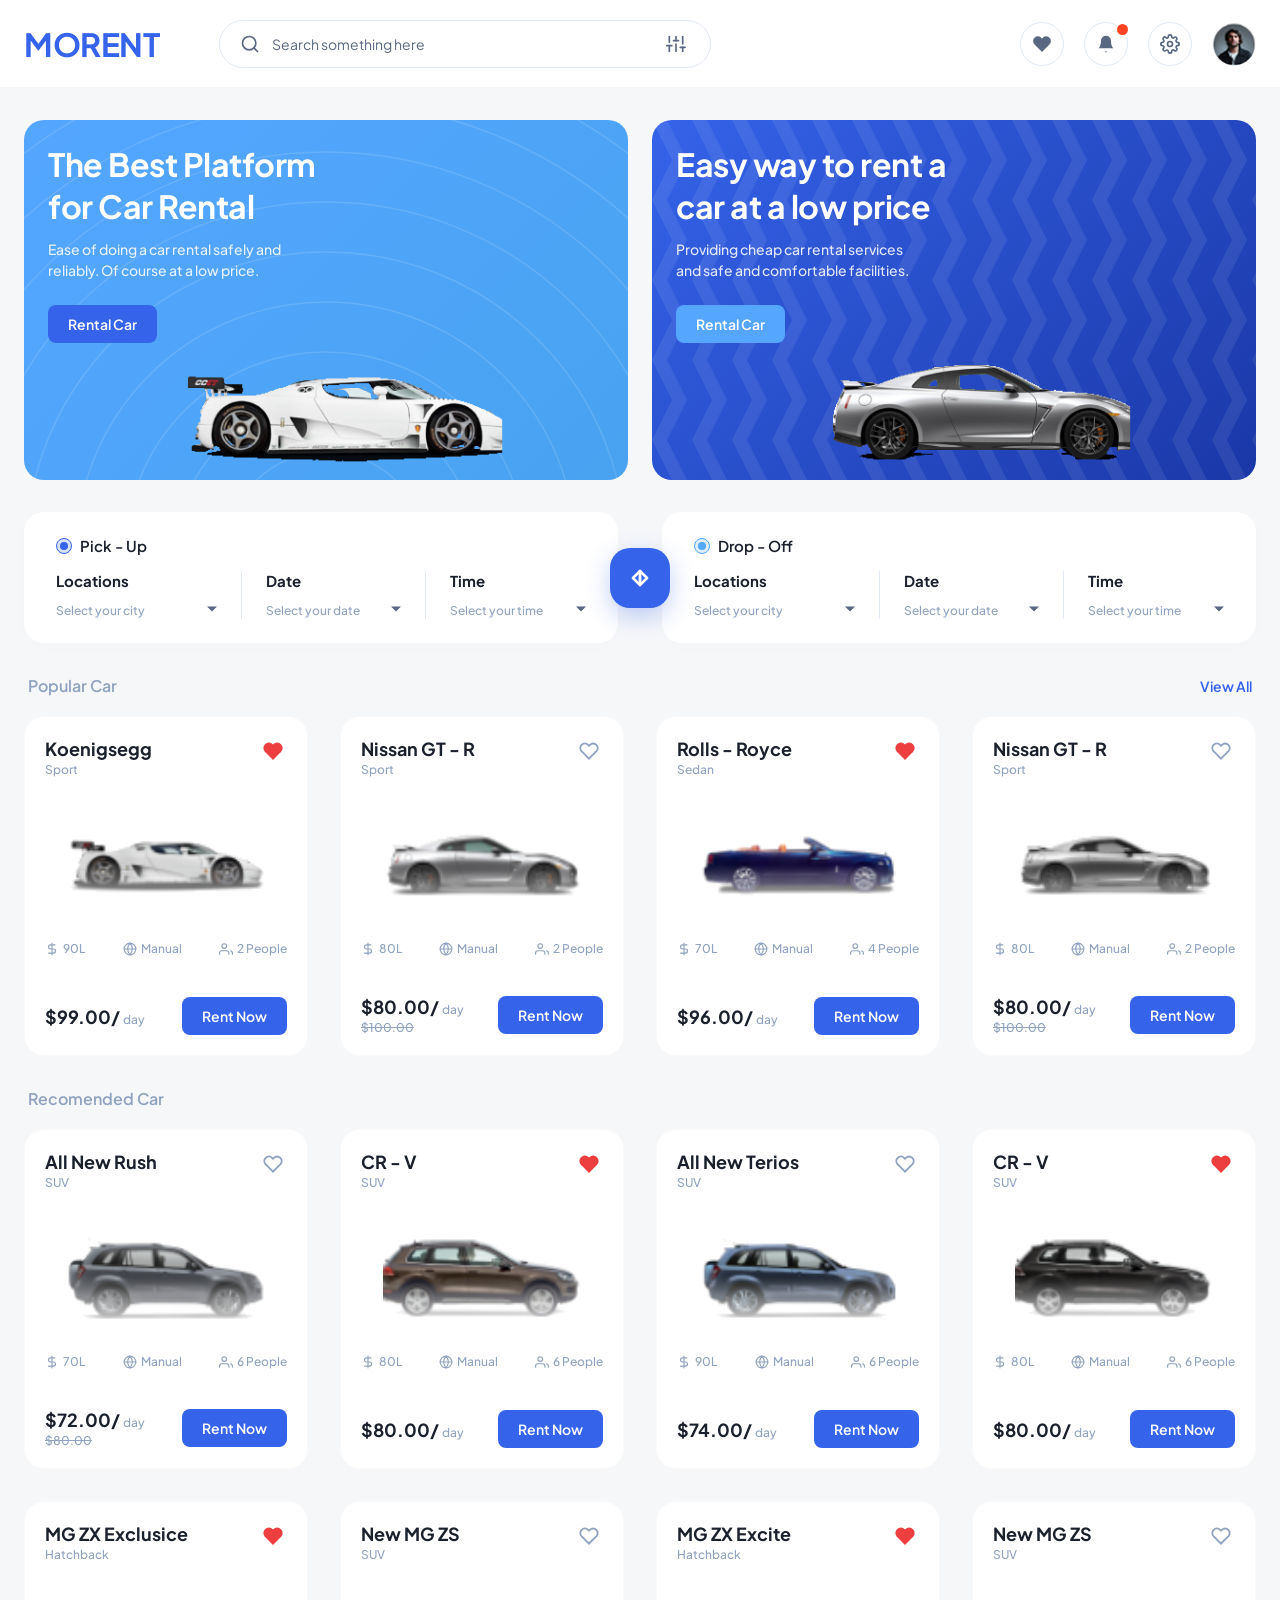
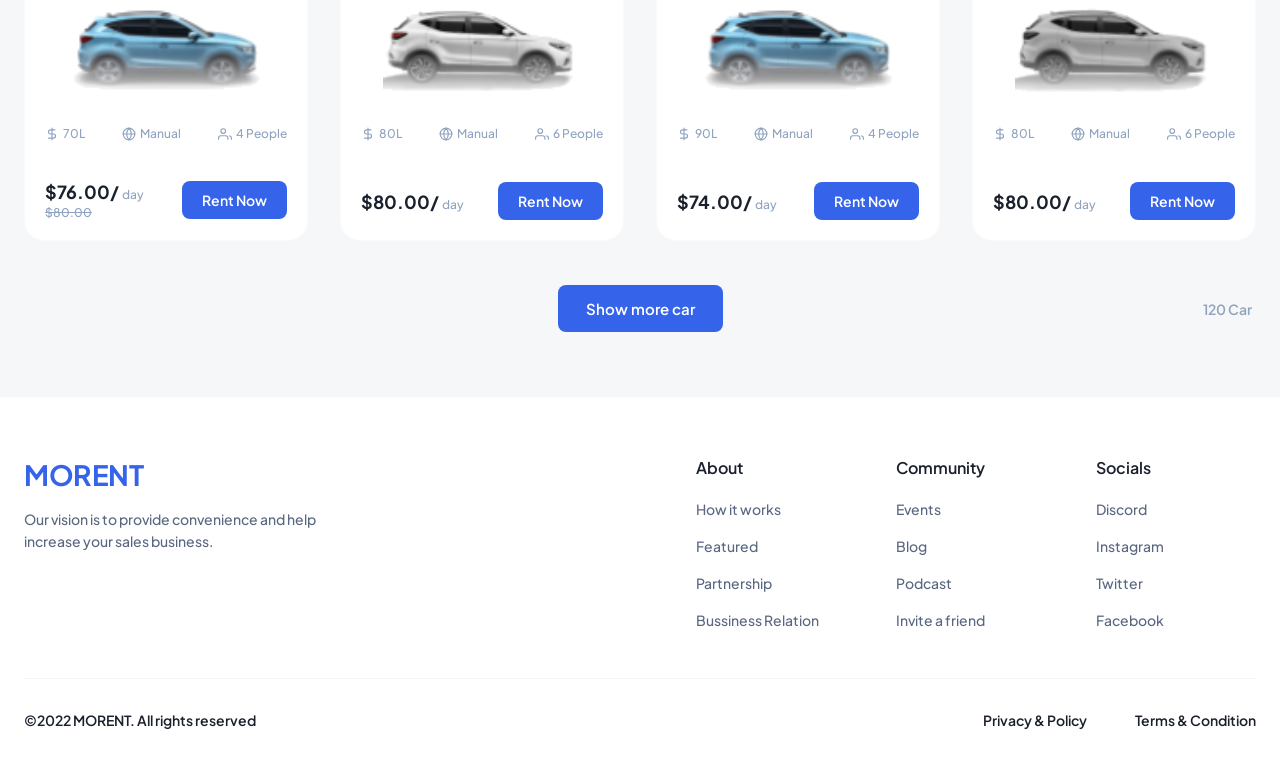
<file: Car Rent Web/index.html>
<!DOCTYPE html>
<html lang="en">
<head>
  <meta charset="UTF-8">
  <meta name="viewport" content="width=device-width, initial-scale=1.0">
  <meta name="description" content="MORENT - The Best Platform for Car Rental. Find cheap and comfortable cars for rent.">
  <title>MORENT - The Best Platform for Car Rental</title>
  
  <!-- Plus Jakarta Sans Font from Google Fonts -->
  <link rel="preconnect" href="https://fonts.googleapis.com">
  <link rel="preconnect" href="https://fonts.gstatic.com" crossorigin>
  <link href="https://fonts.googleapis.com/css2?family=Plus+Jakarta+Sans:wght@400;500;600;700&display=swap" rel="stylesheet">
  
  <!-- CSS Stylesheet -->
  <link rel="stylesheet" href="assets/css/style.css">
</head>
<body>

  <!-- NAVBAR -->
  <header class="navbar">
    <div class="nav-container">
      <div class="nav-left">
        <a href="#" class="logo" id="main-logo">MORENT</a>
        <div class="search-bar">
          <div class="search-icon-wrapper">
            <svg class="icon search-icon" width="20" height="20" viewBox="0 0 24 24" fill="none" stroke="#596780" stroke-width="2" stroke-linecap="round" stroke-linejoin="round">
              <circle cx="11" cy="11" r="8"></circle>
              <line x1="21" y1="21" x2="16.65" y2="16.65"></line>
            </svg>
          </div>
          <input type="text" placeholder="Search something here" id="search-input">
          <button class="filter-btn" aria-label="Filters" id="filter-toggle">
            <svg class="icon filter-icon" width="20" height="20" viewBox="0 0 24 24" fill="none" stroke="#596780" stroke-width="2" stroke-linecap="round" stroke-linejoin="round">
              <line x1="4" y1="21" x2="4" y2="14"></line>
              <line x1="4" y1="10" x2="4" y2="3"></line>
              <line x1="12" y1="21" x2="12" y2="12"></line>
              <line x1="12" y1="8" x2="12" y2="3"></line>
              <line x1="20" y1="21" x2="20" y2="16"></line>
              <line x1="20" y1="12" x2="20" y2="3"></line>
              <line x1="1" y1="14" x2="7" y2="14"></line>
              <line x1="9" y1="8" x2="15" y2="8"></line>
              <line x1="17" y1="16" x2="23" y2="16"></line>
            </svg>
          </button>
        </div>
      </div>
      
      <div class="nav-right">
        <button class="icon-circle" aria-label="Favorites" id="fav-btn">
          <svg class="icon" width="20" height="20" viewBox="0 0 24 24" fill="#596780" stroke="#596780" stroke-width="0.5">
            <path d="M20.84 4.61a5.5 5.5 0 0 0-7.78 0L12 5.67l-1.06-1.06a5.5 5.5 0 0 0-7.78 7.78l1.06 1.06L12 21.23l7.78-7.78 1.06-1.06a5.5 5.5 0 0 0 0-7.78z"></path>
          </svg>
        </button>
        <button class="icon-circle notification-badge" aria-label="Notifications" id="notification-btn">
          <svg class="icon" width="20" height="20" viewBox="0 0 24 24" fill="#596780" stroke="none">
            <path d="M18 8A6 6 0 0 0 6 8c0 7-3 9-3 9h18s-3-2-3-9"></path>
            <path d="M13.73 21a2 2 0 0 1-3.46 0"></path>
          </svg>
          <span class="badge-dot"></span>
        </button>
        <button class="icon-circle" aria-label="Settings" id="settings-btn">
          <svg class="icon" width="20" height="20" viewBox="0 0 24 24" fill="none" stroke="#596780" stroke-width="2" stroke-linecap="round" stroke-linejoin="round">
            <circle cx="12" cy="12" r="3"></circle>
            <path d="M19.4 15a1.65 1.65 0 0 0 .33 1.82l.06.06a2 2 0 1 1-2.83 2.83l-.06-.06a1.65 1.65 0 0 0-1.82-.33 1.65 1.65 0 0 0-1 1.51V21a2 2 0 0 1-4 0v-.09A1.65 1.65 0 0 0 9 19.4a1.65 1.65 0 0 0-1.82.33l-.06.06a2 2 0 1 1-2.83-2.83l.06-.06a1.65 1.65 0 0 0 .33-1.82 1.65 1.65 0 0 0-1.51-1H3a2 2 0 0 1 0-4h.09A1.65 1.65 0 0 0 4.6 9a1.65 1.65 0 0 0-.33-1.82l-.06-.06a2 2 0 1 1 2.83-2.83l.06.06a1.65 1.65 0 0 0 1.82.33H9a1.65 1.65 0 0 0 1-1.51V3a2 2 0 0 1 4 0v.09a1.65 1.65 0 0 0 1 1.51 1.65 1.65 0 0 0 1.82-.33l.06-.06a2 2 0 1 1 2.83 2.83l-.06.06a1.65 1.65 0 0 0-.33 1.82V9a1.65 1.65 0 0 0 1.51 1H21a2 2 0 0 1 0 4h-.09a1.65 1.65 0 0 0-1.51 1z"></path>
          </svg>
        </button>
        <div class="avatar-wrapper">
          <img src="assets/images/avatar.png" alt="User Avatar" class="user-avatar" id="user-profile">
        </div>
      </div>
    </div>
  </header>

  <main class="main-content">
    <div class="content-container">
      
      <!-- HERO BANNERS -->
      <section class="hero-section">
        <!-- Banner 1 -->
        <div class="hero-banner banner-light-blue">
          <div class="banner-text">
            <h2>The Best Platform<br>for Car Rental</h2>
            <p>Ease of doing a car rental safely and<br>reliably. Of course at a low price.</p>
            <button class="btn btn-primary">Rental Car</button>
          </div>
          <div class="banner-image">
            <img src="assets/images/banner_car_1.png" alt="White sports car">
          </div>
        </div>
        
        <!-- Banner 2 -->
        <div class="hero-banner banner-blue">
          <div class="banner-text">
            <h2>Easy way to rent a<br>car at a low price</h2>
            <p>Providing cheap car rental services<br>and safe and comfortable facilities.</p>
            <button class="btn btn-secondary-blue">Rental Car</button>
          </div>
          <div class="banner-image">
            <img src="assets/images/banner_car_2.png" alt="Silver sports car">
          </div>
        </div>
      </section>

      <!-- PICK-UP & DROP-OFF SECTION -->
      <section class="booking-section">
        <!-- Pick-Up Form -->
        <div class="booking-card" id="pickup-card">
          <div class="card-header-radio">
            <span class="radio-dot dot-pickup"></span>
            <span class="radio-label">Pick - Up</span>
          </div>
          <div class="form-grid">
            <div class="form-group">
              <label for="pickup-location">Locations</label>
              <div class="select-wrapper">
                <select id="pickup-location">
                  <option value="" disabled selected>Select your city</option>
                  <option value="New York">New York</option>
                  <option value="Los Angeles">Los Angeles</option>
                  <option value="Chicago">Chicago</option>
                  <option value="Houston">Houston</option>
                </select>
              </div>
            </div>
            
            <div class="form-group border-left">
              <label for="pickup-date">Date</label>
              <div class="select-wrapper">
                <select id="pickup-date">
                  <option value="" disabled selected>Select your date</option>
                  <option value="2026-06-10">10 June 2026</option>
                  <option value="2026-06-11">11 June 2026</option>
                  <option value="2026-06-12">12 June 2026</option>
                </select>
              </div>
            </div>
            
            <div class="form-group border-left">
              <label for="pickup-time">Time</label>
              <div class="select-wrapper">
                <select id="pickup-time">
                  <option value="" disabled selected>Select your time</option>
                  <option value="09:00">09:00 AM</option>
                  <option value="12:00">12:00 PM</option>
                  <option value="15:00">03:00 PM</option>
                </select>
              </div>
            </div>
          </div>
        </div>

        <!-- Swap Button -->
        <div class="swap-button-wrapper">
          <button class="swap-btn" id="swap-booking" aria-label="Swap pick-up and drop-off">
            <svg width="24" height="24" viewBox="0 0 24 24" fill="none" stroke="currentColor" stroke-width="2.5" stroke-linecap="round" stroke-linejoin="round">
              <line x1="12" y1="5" x2="12" y2="19"></line>
              <polyline points="19 12 12 19 5 12"></polyline>
              <line x1="12" y1="19" x2="12" y2="5"></line>
              <polyline points="5 12 12 5 19 12"></polyline>
            </svg>
          </button>
        </div>

        <!-- Drop-Off Form -->
        <div class="booking-card" id="dropoff-card">
          <div class="card-header-radio">
            <span class="radio-dot dot-dropoff"></span>
            <span class="radio-label">Drop - Off</span>
          </div>
          <div class="form-grid">
            <div class="form-group">
              <label for="dropoff-location">Locations</label>
              <div class="select-wrapper">
                <select id="dropoff-location">
                  <option value="" disabled selected>Select your city</option>
                  <option value="New York">New York</option>
                  <option value="Los Angeles">Los Angeles</option>
                  <option value="Chicago">Chicago</option>
                  <option value="Houston">Houston</option>
                </select>
              </div>
            </div>
            
            <div class="form-group border-left">
              <label for="dropoff-date">Date</label>
              <div class="select-wrapper">
                <select id="dropoff-date">
                  <option value="" disabled selected>Select your date</option>
                  <option value="2026-06-10">10 June 2026</option>
                  <option value="2026-06-11">11 June 2026</option>
                  <option value="2026-06-12">12 June 2026</option>
                </select>
              </div>
            </div>
            
            <div class="form-group border-left">
              <label for="dropoff-time">Time</label>
              <div class="select-wrapper">
                <select id="dropoff-time">
                  <option value="" disabled selected>Select your time</option>
                  <option value="09:00">09:00 AM</option>
                  <option value="12:00">12:00 PM</option>
                  <option value="15:00">03:00 PM</option>
                </select>
              </div>
            </div>
          </div>
        </div>
      </section>

      <!-- POPULAR CARS SECTION -->
      <section class="cars-section">
        <div class="section-header">
          <h3>Popular Car</h3>
          <a href="#" class="view-all">View All</a>
        </div>
        
        <div class="cars-scroll-container">
          <!-- Card 1 -->
          <div class="car-card">
            <div class="card-top">
              <div>
                <h4 class="car-title">Koenigsegg</h4>
                <p class="car-type">Sport</p>
              </div>
              <button class="like-btn liked" aria-label="Unlike Koenigsegg">
                <svg class="heart-icon" viewBox="0 0 24 24">
                  <path d="M20.84 4.61a5.5 5.5 0 0 0-7.78 0L12 5.67l-1.06-1.06a5.5 5.5 0 0 0-7.78 7.78l1.06 1.06L12 21.23l7.78-7.78 1.06-1.06a5.5 5.5 0 0 0 0-7.78z"></path>
                </svg>
              </button>
            </div>
            <div class="card-media">
              <img src="assets/images/popular_car_1.png" alt="Koenigsegg Sport Car">
            </div>
            <div class="card-info">
              <div class="info-item">
                <svg width="14" height="14" viewBox="0 0 24 24" fill="none" stroke="currentColor" stroke-width="2" stroke-linecap="round" stroke-linejoin="round">
                  <path d="M12 2v20M17 5H9.5a3.5 3.5 0 0 0 0 7h5a3.5 3.5 0 0 1 0 7H6"></path>
                </svg>
                <span>90L</span>
              </div>
              <div class="info-item">
                <svg width="14" height="14" viewBox="0 0 24 24" fill="none" stroke="currentColor" stroke-width="2" stroke-linecap="round" stroke-linejoin="round">
                  <circle cx="12" cy="12" r="10"></circle>
                  <path d="M12 2a15.3 15.3 0 0 1 4 10 15.3 15.3 0 0 1-4 10 15.3 15.3 0 0 1-4-10 15.3 15.3 0 0 1 4-10z"></path>
                  <path d="M2 12h20"></path>
                </svg>
                <span>Manual</span>
              </div>
              <div class="info-item">
                <svg width="14" height="14" viewBox="0 0 24 24" fill="none" stroke="currentColor" stroke-width="2" stroke-linecap="round" stroke-linejoin="round">
                  <path d="M17 21v-2a4 4 0 0 0-4-4H5a4 4 0 0 0-4 4v2"></path>
                  <circle cx="9" cy="7" r="4"></circle>
                  <path d="M23 21v-2a4 4 0 0 0-3-3.87"></path>
                </svg>
                <span>2 People</span>
              </div>
            </div>
            <div class="card-bottom">
              <div class="price-container">
                <span class="price">$99.00/ <span class="price-unit">day</span></span>
              </div>
              <button class="btn btn-primary">Rent Now</button>
            </div>
          </div>
          
          <!-- Card 2 -->
          <div class="car-card">
            <div class="card-top">
              <div>
                <h4 class="car-title">Nissan GT - R</h4>
                <p class="car-type">Sport</p>
              </div>
              <button class="like-btn" aria-label="Like Nissan GT-R">
                <svg class="heart-icon" viewBox="0 0 24 24">
                  <path d="M20.84 4.61a5.5 5.5 0 0 0-7.78 0L12 5.67l-1.06-1.06a5.5 5.5 0 0 0-7.78 7.78l1.06 1.06L12 21.23l7.78-7.78 1.06-1.06a5.5 5.5 0 0 0 0-7.78z"></path>
                </svg>
              </button>
            </div>
            <div class="card-media">
              <img src="assets/images/popular_car_2.png" alt="Nissan GT-R Sport Car">
            </div>
            <div class="card-info">
              <div class="info-item">
                <svg width="14" height="14" viewBox="0 0 24 24" fill="none" stroke="currentColor" stroke-width="2" stroke-linecap="round" stroke-linejoin="round">
                  <path d="M12 2v20M17 5H9.5a3.5 3.5 0 0 0 0 7h5a3.5 3.5 0 0 1 0 7H6"></path>
                </svg>
                <span>80L</span>
              </div>
              <div class="info-item">
                <svg width="14" height="14" viewBox="0 0 24 24" fill="none" stroke="currentColor" stroke-width="2" stroke-linecap="round" stroke-linejoin="round">
                  <circle cx="12" cy="12" r="10"></circle>
                  <path d="M12 2a15.3 15.3 0 0 1 4 10 15.3 15.3 0 0 1-4 10 15.3 15.3 0 0 1-4-10 15.3 15.3 0 0 1 4-10z"></path>
                  <path d="M2 12h20"></path>
                </svg>
                <span>Manual</span>
              </div>
              <div class="info-item">
                <svg width="14" height="14" viewBox="0 0 24 24" fill="none" stroke="currentColor" stroke-width="2" stroke-linecap="round" stroke-linejoin="round">
                  <path d="M17 21v-2a4 4 0 0 0-4-4H5a4 4 0 0 0-4 4v2"></path>
                  <circle cx="9" cy="7" r="4"></circle>
                  <path d="M23 21v-2a4 4 0 0 0-3-3.87"></path>
                </svg>
                <span>2 People</span>
              </div>
            </div>
            <div class="card-bottom">
              <div class="price-container">
                <span class="price">$80.00/ <span class="price-unit">day</span></span>
                <span class="price-old">$100.00</span>
              </div>
              <button class="btn btn-primary">Rent Now</button>
            </div>
          </div>

          <!-- Card 3 -->
          <div class="car-card">
            <div class="card-top">
              <div>
                <h4 class="car-title">Rolls - Royce</h4>
                <p class="car-type">Sedan</p>
              </div>
              <button class="like-btn liked" aria-label="Unlike Rolls-Royce">
                <svg class="heart-icon" viewBox="0 0 24 24">
                  <path d="M20.84 4.61a5.5 5.5 0 0 0-7.78 0L12 5.67l-1.06-1.06a5.5 5.5 0 0 0-7.78 7.78l1.06 1.06L12 21.23l7.78-7.78 1.06-1.06a5.5 5.5 0 0 0 0-7.78z"></path>
                </svg>
              </button>
            </div>
            <div class="card-media">
              <img src="assets/images/popular_car_3.png" alt="Rolls-Royce Sedan Car">
            </div>
            <div class="card-info">
              <div class="info-item">
                <svg width="14" height="14" viewBox="0 0 24 24" fill="none" stroke="currentColor" stroke-width="2" stroke-linecap="round" stroke-linejoin="round">
                  <path d="M12 2v20M17 5H9.5a3.5 3.5 0 0 0 0 7h5a3.5 3.5 0 0 1 0 7H6"></path>
                </svg>
                <span>70L</span>
              </div>
              <div class="info-item">
                <svg width="14" height="14" viewBox="0 0 24 24" fill="none" stroke="currentColor" stroke-width="2" stroke-linecap="round" stroke-linejoin="round">
                  <circle cx="12" cy="12" r="10"></circle>
                  <path d="M12 2a15.3 15.3 0 0 1 4 10 15.3 15.3 0 0 1-4 10 15.3 15.3 0 0 1-4-10 15.3 15.3 0 0 1 4-10z"></path>
                  <path d="M2 12h20"></path>
                </svg>
                <span>Manual</span>
              </div>
              <div class="info-item">
                <svg width="14" height="14" viewBox="0 0 24 24" fill="none" stroke="currentColor" stroke-width="2" stroke-linecap="round" stroke-linejoin="round">
                  <path d="M17 21v-2a4 4 0 0 0-4-4H5a4 4 0 0 0-4 4v2"></path>
                  <circle cx="9" cy="7" r="4"></circle>
                  <path d="M23 21v-2a4 4 0 0 0-3-3.87"></path>
                </svg>
                <span>4 People</span>
              </div>
            </div>
            <div class="card-bottom">
              <div class="price-container">
                <span class="price">$96.00/ <span class="price-unit">day</span></span>
              </div>
              <button class="btn btn-primary">Rent Now</button>
            </div>
          </div>

          <!-- Card 4 -->
          <div class="car-card">
            <div class="card-top">
              <div>
                <h4 class="car-title">Nissan GT - R</h4>
                <p class="car-type">Sport</p>
              </div>
              <button class="like-btn" aria-label="Like Nissan GT-R">
                <svg class="heart-icon" viewBox="0 0 24 24">
                  <path d="M20.84 4.61a5.5 5.5 0 0 0-7.78 0L12 5.67l-1.06-1.06a5.5 5.5 0 0 0-7.78 7.78l1.06 1.06L12 21.23l7.78-7.78 1.06-1.06a5.5 5.5 0 0 0 0-7.78z"></path>
                </svg>
              </button>
            </div>
            <div class="card-media">
              <img src="assets/images/popular_car_4.png" alt="Nissan GT-R Sport Car">
            </div>
            <div class="card-info">
              <div class="info-item">
                <svg width="14" height="14" viewBox="0 0 24 24" fill="none" stroke="currentColor" stroke-width="2" stroke-linecap="round" stroke-linejoin="round">
                  <path d="M12 2v20M17 5H9.5a3.5 3.5 0 0 0 0 7h5a3.5 3.5 0 0 1 0 7H6"></path>
                </svg>
                <span>80L</span>
              </div>
              <div class="info-item">
                <svg width="14" height="14" viewBox="0 0 24 24" fill="none" stroke="currentColor" stroke-width="2" stroke-linecap="round" stroke-linejoin="round">
                  <circle cx="12" cy="12" r="10"></circle>
                  <path d="M12 2a15.3 15.3 0 0 1 4 10 15.3 15.3 0 0 1-4 10 15.3 15.3 0 0 1-4-10 15.3 15.3 0 0 1 4-10z"></path>
                  <path d="M2 12h20"></path>
                </svg>
                <span>Manual</span>
              </div>
              <div class="info-item">
                <svg width="14" height="14" viewBox="0 0 24 24" fill="none" stroke="currentColor" stroke-width="2" stroke-linecap="round" stroke-linejoin="round">
                  <path d="M17 21v-2a4 4 0 0 0-4-4H5a4 4 0 0 0-4 4v2"></path>
                  <circle cx="9" cy="7" r="4"></circle>
                  <path d="M23 21v-2a4 4 0 0 0-3-3.87"></path>
                </svg>
                <span>2 People</span>
              </div>
            </div>
            <div class="card-bottom">
              <div class="price-container">
                <span class="price">$80.00/ <span class="price-unit">day</span></span>
                <span class="price-old">$100.00</span>
              </div>
              <button class="btn btn-primary">Rent Now</button>
            </div>
          </div>
        </div>
      </section>

      <!-- RECOMMENDATION CARS SECTION -->
      <section class="cars-section">
        <div class="section-header">
          <h3>Recomended Car</h3>
        </div>
        
        <div class="recommendation-grid">
          <!-- Card 1 -->
          <div class="car-card">
            <div class="card-top">
              <div>
                <h4 class="car-title">All New Rush</h4>
                <p class="car-type">SUV</p>
              </div>
              <button class="like-btn" aria-label="Like All New Rush">
                <svg class="heart-icon" viewBox="0 0 24 24">
                  <path d="M20.84 4.61a5.5 5.5 0 0 0-7.78 0L12 5.67l-1.06-1.06a5.5 5.5 0 0 0-7.78 7.78l1.06 1.06L12 21.23l7.78-7.78 1.06-1.06a5.5 5.5 0 0 0 0-7.78z"></path>
                </svg>
              </button>
            </div>
            <div class="card-media">
              <img src="assets/images/recommend_car_1.png" alt="All New Rush SUV">
            </div>
            <div class="card-info">
              <div class="info-item">
                <svg width="14" height="14" viewBox="0 0 24 24" fill="none" stroke="currentColor" stroke-width="2" stroke-linecap="round" stroke-linejoin="round">
                  <path d="M12 2v20M17 5H9.5a3.5 3.5 0 0 0 0 7h5a3.5 3.5 0 0 1 0 7H6"></path>
                </svg>
                <span>70L</span>
              </div>
              <div class="info-item">
                <svg width="14" height="14" viewBox="0 0 24 24" fill="none" stroke="currentColor" stroke-width="2" stroke-linecap="round" stroke-linejoin="round">
                  <circle cx="12" cy="12" r="10"></circle>
                  <path d="M12 2a15.3 15.3 0 0 1 4 10 15.3 15.3 0 0 1-4 10 15.3 15.3 0 0 1-4-10 15.3 15.3 0 0 1 4-10z"></path>
                  <path d="M2 12h20"></path>
                </svg>
                <span>Manual</span>
              </div>
              <div class="info-item">
                <svg width="14" height="14" viewBox="0 0 24 24" fill="none" stroke="currentColor" stroke-width="2" stroke-linecap="round" stroke-linejoin="round">
                  <path d="M17 21v-2a4 4 0 0 0-4-4H5a4 4 0 0 0-4 4v2"></path>
                  <circle cx="9" cy="7" r="4"></circle>
                  <path d="M23 21v-2a4 4 0 0 0-3-3.87"></path>
                </svg>
                <span>6 People</span>
              </div>
            </div>
            <div class="card-bottom">
              <div class="price-container">
                <span class="price">$72.00/ <span class="price-unit">day</span></span>
                <span class="price-old">$80.00</span>
              </div>
              <button class="btn btn-primary">Rent Now</button>
            </div>
          </div>

          <!-- Card 2 -->
          <div class="car-card">
            <div class="card-top">
              <div>
                <h4 class="car-title">CR - V</h4>
                <p class="car-type">SUV</p>
              </div>
              <button class="like-btn liked" aria-label="Unlike CR-V">
                <svg class="heart-icon" viewBox="0 0 24 24">
                  <path d="M20.84 4.61a5.5 5.5 0 0 0-7.78 0L12 5.67l-1.06-1.06a5.5 5.5 0 0 0-7.78 7.78l1.06 1.06L12 21.23l7.78-7.78 1.06-1.06a5.5 5.5 0 0 0 0-7.78z"></path>
                </svg>
              </button>
            </div>
            <div class="card-media">
              <img src="assets/images/recommend_car_2.png" alt="CR-V SUV">
            </div>
            <div class="card-info">
              <div class="info-item">
                <svg width="14" height="14" viewBox="0 0 24 24" fill="none" stroke="currentColor" stroke-width="2" stroke-linecap="round" stroke-linejoin="round">
                  <path d="M12 2v20M17 5H9.5a3.5 3.5 0 0 0 0 7h5a3.5 3.5 0 0 1 0 7H6"></path>
                </svg>
                <span>80L</span>
              </div>
              <div class="info-item">
                <svg width="14" height="14" viewBox="0 0 24 24" fill="none" stroke="currentColor" stroke-width="2" stroke-linecap="round" stroke-linejoin="round">
                  <circle cx="12" cy="12" r="10"></circle>
                  <path d="M12 2a15.3 15.3 0 0 1 4 10 15.3 15.3 0 0 1-4 10 15.3 15.3 0 0 1-4-10 15.3 15.3 0 0 1 4-10z"></path>
                  <path d="M2 12h20"></path>
                </svg>
                <span>Manual</span>
              </div>
              <div class="info-item">
                <svg width="14" height="14" viewBox="0 0 24 24" fill="none" stroke="currentColor" stroke-width="2" stroke-linecap="round" stroke-linejoin="round">
                  <path d="M17 21v-2a4 4 0 0 0-4-4H5a4 4 0 0 0-4 4v2"></path>
                  <circle cx="9" cy="7" r="4"></circle>
                  <path d="M23 21v-2a4 4 0 0 0-3-3.87"></path>
                </svg>
                <span>6 People</span>
              </div>
            </div>
            <div class="card-bottom">
              <div class="price-container">
                <span class="price">$80.00/ <span class="price-unit">day</span></span>
              </div>
              <button class="btn btn-primary">Rent Now</button>
            </div>
          </div>

          <!-- Card 3 -->
          <div class="car-card">
            <div class="card-top">
              <div>
                <h4 class="car-title">All New Terios</h4>
                <p class="car-type">SUV</p>
              </div>
              <button class="like-btn" aria-label="Like All New Terios">
                <svg class="heart-icon" viewBox="0 0 24 24">
                  <path d="M20.84 4.61a5.5 5.5 0 0 0-7.78 0L12 5.67l-1.06-1.06a5.5 5.5 0 0 0-7.78 7.78l1.06 1.06L12 21.23l7.78-7.78 1.06-1.06a5.5 5.5 0 0 0 0-7.78z"></path>
                </svg>
              </button>
            </div>
            <div class="card-media">
              <img src="assets/images/recommend_car_3.png" alt="All New Terios SUV">
            </div>
            <div class="card-info">
              <div class="info-item">
                <svg width="14" height="14" viewBox="0 0 24 24" fill="none" stroke="currentColor" stroke-width="2" stroke-linecap="round" stroke-linejoin="round">
                  <path d="M12 2v20M17 5H9.5a3.5 3.5 0 0 0 0 7h5a3.5 3.5 0 0 1 0 7H6"></path>
                </svg>
                <span>90L</span>
              </div>
              <div class="info-item">
                <svg width="14" height="14" viewBox="0 0 24 24" fill="none" stroke="currentColor" stroke-width="2" stroke-linecap="round" stroke-linejoin="round">
                  <circle cx="12" cy="12" r="10"></circle>
                  <path d="M12 2a15.3 15.3 0 0 1 4 10 15.3 15.3 0 0 1-4 10 15.3 15.3 0 0 1-4-10 15.3 15.3 0 0 1 4-10z"></path>
                  <path d="M2 12h20"></path>
                </svg>
                <span>Manual</span>
              </div>
              <div class="info-item">
                <svg width="14" height="14" viewBox="0 0 24 24" fill="none" stroke="currentColor" stroke-width="2" stroke-linecap="round" stroke-linejoin="round">
                  <path d="M17 21v-2a4 4 0 0 0-4-4H5a4 4 0 0 0-4 4v2"></path>
                  <circle cx="9" cy="7" r="4"></circle>
                  <path d="M23 21v-2a4 4 0 0 0-3-3.87"></path>
                </svg>
                <span>6 People</span>
              </div>
            </div>
            <div class="card-bottom">
              <div class="price-container">
                <span class="price">$74.00/ <span class="price-unit">day</span></span>
              </div>
              <button class="btn btn-primary">Rent Now</button>
            </div>
          </div>

          <!-- Card 4 -->
          <div class="car-card">
            <div class="card-top">
              <div>
                <h4 class="car-title">CR - V</h4>
                <p class="car-type">SUV</p>
              </div>
              <button class="like-btn liked" aria-label="Unlike CR-V">
                <svg class="heart-icon" viewBox="0 0 24 24">
                  <path d="M20.84 4.61a5.5 5.5 0 0 0-7.78 0L12 5.67l-1.06-1.06a5.5 5.5 0 0 0-7.78 7.78l1.06 1.06L12 21.23l7.78-7.78 1.06-1.06a5.5 5.5 0 0 0 0-7.78z"></path>
                </svg>
              </button>
            </div>
            <div class="card-media">
              <img src="assets/images/recommend_car_4.png" alt="CR-V SUV">
            </div>
            <div class="card-info">
              <div class="info-item">
                <svg width="14" height="14" viewBox="0 0 24 24" fill="none" stroke="currentColor" stroke-width="2" stroke-linecap="round" stroke-linejoin="round">
                  <path d="M12 2v20M17 5H9.5a3.5 3.5 0 0 0 0 7h5a3.5 3.5 0 0 1 0 7H6"></path>
                </svg>
                <span>80L</span>
              </div>
              <div class="info-item">
                <svg width="14" height="14" viewBox="0 0 24 24" fill="none" stroke="currentColor" stroke-width="2" stroke-linecap="round" stroke-linejoin="round">
                  <circle cx="12" cy="12" r="10"></circle>
                  <path d="M12 2a15.3 15.3 0 0 1 4 10 15.3 15.3 0 0 1-4 10 15.3 15.3 0 0 1-4-10 15.3 15.3 0 0 1 4-10z"></path>
                  <path d="M2 12h20"></path>
                </svg>
                <span>Manual</span>
              </div>
              <div class="info-item">
                <svg width="14" height="14" viewBox="0 0 24 24" fill="none" stroke="currentColor" stroke-width="2" stroke-linecap="round" stroke-linejoin="round">
                  <path d="M17 21v-2a4 4 0 0 0-4-4H5a4 4 0 0 0-4 4v2"></path>
                  <circle cx="9" cy="7" r="4"></circle>
                  <path d="M23 21v-2a4 4 0 0 0-3-3.87"></path>
                </svg>
                <span>6 People</span>
              </div>
            </div>
            <div class="card-bottom">
              <div class="price-container">
                <span class="price">$80.00/ <span class="price-unit">day</span></span>
              </div>
              <button class="btn btn-primary">Rent Now</button>
            </div>
          </div>

          <!-- Card 5 -->
          <div class="car-card">
            <div class="card-top">
              <div>
                <h4 class="car-title">MG ZX Exclusice</h4>
                <p class="car-type">Hatchback</p>
              </div>
              <button class="like-btn liked" aria-label="Unlike MG ZX Exclusice">
                <svg class="heart-icon" viewBox="0 0 24 24">
                  <path d="M20.84 4.61a5.5 5.5 0 0 0-7.78 0L12 5.67l-1.06-1.06a5.5 5.5 0 0 0-7.78 7.78l1.06 1.06L12 21.23l7.78-7.78 1.06-1.06a5.5 5.5 0 0 0 0-7.78z"></path>
                </svg>
              </button>
            </div>
            <div class="card-media">
              <img src="assets/images/recommend_car_5.png" alt="MG ZX Exclusice Hatchback">
            </div>
            <div class="card-info">
              <div class="info-item">
                <svg width="14" height="14" viewBox="0 0 24 24" fill="none" stroke="currentColor" stroke-width="2" stroke-linecap="round" stroke-linejoin="round">
                  <path d="M12 2v20M17 5H9.5a3.5 3.5 0 0 0 0 7h5a3.5 3.5 0 0 1 0 7H6"></path>
                </svg>
                <span>70L</span>
              </div>
              <div class="info-item">
                <svg width="14" height="14" viewBox="0 0 24 24" fill="none" stroke="currentColor" stroke-width="2" stroke-linecap="round" stroke-linejoin="round">
                  <circle cx="12" cy="12" r="10"></circle>
                  <path d="M12 2a15.3 15.3 0 0 1 4 10 15.3 15.3 0 0 1-4 10 15.3 15.3 0 0 1-4-10 15.3 15.3 0 0 1 4-10z"></path>
                  <path d="M2 12h20"></path>
                </svg>
                <span>Manual</span>
              </div>
              <div class="info-item">
                <svg width="14" height="14" viewBox="0 0 24 24" fill="none" stroke="currentColor" stroke-width="2" stroke-linecap="round" stroke-linejoin="round">
                  <path d="M17 21v-2a4 4 0 0 0-4-4H5a4 4 0 0 0-4 4v2"></path>
                  <circle cx="9" cy="7" r="4"></circle>
                  <path d="M23 21v-2a4 4 0 0 0-3-3.87"></path>
                </svg>
                <span>4 People</span>
              </div>
            </div>
            <div class="card-bottom">
              <div class="price-container">
                <span class="price">$76.00/ <span class="price-unit">day</span></span>
                <span class="price-old">$80.00</span>
              </div>
              <button class="btn btn-primary">Rent Now</button>
            </div>
          </div>

          <!-- Card 6 -->
          <div class="car-card">
            <div class="card-top">
              <div>
                <h4 class="car-title">New MG ZS</h4>
                <p class="car-type">SUV</p>
              </div>
              <button class="like-btn" aria-label="Like New MG ZS">
                <svg class="heart-icon" viewBox="0 0 24 24">
                  <path d="M20.84 4.61a5.5 5.5 0 0 0-7.78 0L12 5.67l-1.06-1.06a5.5 5.5 0 0 0-7.78 7.78l1.06 1.06L12 21.23l7.78-7.78 1.06-1.06a5.5 5.5 0 0 0 0-7.78z"></path>
                </svg>
              </button>
            </div>
            <div class="card-media">
              <img src="assets/images/recommend_car_6.png" alt="New MG ZS SUV">
            </div>
            <div class="card-info">
              <div class="info-item">
                <svg width="14" height="14" viewBox="0 0 24 24" fill="none" stroke="currentColor" stroke-width="2" stroke-linecap="round" stroke-linejoin="round">
                  <path d="M12 2v20M17 5H9.5a3.5 3.5 0 0 0 0 7h5a3.5 3.5 0 0 1 0 7H6"></path>
                </svg>
                <span>80L</span>
              </div>
              <div class="info-item">
                <svg width="14" height="14" viewBox="0 0 24 24" fill="none" stroke="currentColor" stroke-width="2" stroke-linecap="round" stroke-linejoin="round">
                  <circle cx="12" cy="12" r="10"></circle>
                  <path d="M12 2a15.3 15.3 0 0 1 4 10 15.3 15.3 0 0 1-4 10 15.3 15.3 0 0 1-4-10 15.3 15.3 0 0 1 4-10z"></path>
                  <path d="M2 12h20"></path>
                </svg>
                <span>Manual</span>
              </div>
              <div class="info-item">
                <svg width="14" height="14" viewBox="0 0 24 24" fill="none" stroke="currentColor" stroke-width="2" stroke-linecap="round" stroke-linejoin="round">
                  <path d="M17 21v-2a4 4 0 0 0-4-4H5a4 4 0 0 0-4 4v2"></path>
                  <circle cx="9" cy="7" r="4"></circle>
                  <path d="M23 21v-2a4 4 0 0 0-3-3.87"></path>
                </svg>
                <span>6 People</span>
              </div>
            </div>
            <div class="card-bottom">
              <div class="price-container">
                <span class="price">$80.00/ <span class="price-unit">day</span></span>
              </div>
              <button class="btn btn-primary">Rent Now</button>
            </div>
          </div>

          <!-- Card 7 -->
          <div class="car-card">
            <div class="card-top">
              <div>
                <h4 class="car-title">MG ZX Excite</h4>
                <p class="car-type">Hatchback</p>
              </div>
              <button class="like-btn liked" aria-label="Unlike MG ZX Excite">
                <svg class="heart-icon" viewBox="0 0 24 24">
                  <path d="M20.84 4.61a5.5 5.5 0 0 0-7.78 0L12 5.67l-1.06-1.06a5.5 5.5 0 0 0-7.78 7.78l1.06 1.06L12 21.23l7.78-7.78 1.06-1.06a5.5 5.5 0 0 0 0-7.78z"></path>
                </svg>
              </button>
            </div>
            <div class="card-media">
              <img src="assets/images/recommend_car_7.png" alt="MG ZX Excite Hatchback">
            </div>
            <div class="card-info">
              <div class="info-item">
                <svg width="14" height="14" viewBox="0 0 24 24" fill="none" stroke="currentColor" stroke-width="2" stroke-linecap="round" stroke-linejoin="round">
                  <path d="M12 2v20M17 5H9.5a3.5 3.5 0 0 0 0 7h5a3.5 3.5 0 0 1 0 7H6"></path>
                </svg>
                <span>90L</span>
              </div>
              <div class="info-item">
                <svg width="14" height="14" viewBox="0 0 24 24" fill="none" stroke="currentColor" stroke-width="2" stroke-linecap="round" stroke-linejoin="round">
                  <circle cx="12" cy="12" r="10"></circle>
                  <path d="M12 2a15.3 15.3 0 0 1 4 10 15.3 15.3 0 0 1-4 10 15.3 15.3 0 0 1-4-10 15.3 15.3 0 0 1 4-10z"></path>
                  <path d="M2 12h20"></path>
                </svg>
                <span>Manual</span>
              </div>
              <div class="info-item">
                <svg width="14" height="14" viewBox="0 0 24 24" fill="none" stroke="currentColor" stroke-width="2" stroke-linecap="round" stroke-linejoin="round">
                  <path d="M17 21v-2a4 4 0 0 0-4-4H5a4 4 0 0 0-4 4v2"></path>
                  <circle cx="9" cy="7" r="4"></circle>
                  <path d="M23 21v-2a4 4 0 0 0-3-3.87"></path>
                </svg>
                <span>4 People</span>
              </div>
            </div>
            <div class="card-bottom">
              <div class="price-container">
                <span class="price">$74.00/ <span class="price-unit">day</span></span>
              </div>
              <button class="btn btn-primary">Rent Now</button>
            </div>
          </div>

          <!-- Card 8 -->
          <div class="car-card">
            <div class="card-top">
              <div>
                <h4 class="car-title">New MG ZS</h4>
                <p class="car-type">SUV</p>
              </div>
              <button class="like-btn" aria-label="Like New MG ZS">
                <svg class="heart-icon" viewBox="0 0 24 24">
                  <path d="M20.84 4.61a5.5 5.5 0 0 0-7.78 0L12 5.67l-1.06-1.06a5.5 5.5 0 0 0-7.78 7.78l1.06 1.06L12 21.23l7.78-7.78 1.06-1.06a5.5 5.5 0 0 0 0-7.78z"></path>
                </svg>
              </button>
            </div>
            <div class="card-media">
              <img src="assets/images/recommend_car_8.png" alt="New MG ZS SUV">
            </div>
            <div class="card-info">
              <div class="info-item">
                <svg width="14" height="14" viewBox="0 0 24 24" fill="none" stroke="currentColor" stroke-width="2" stroke-linecap="round" stroke-linejoin="round">
                  <path d="M12 2v20M17 5H9.5a3.5 3.5 0 0 0 0 7h5a3.5 3.5 0 0 1 0 7H6"></path>
                </svg>
                <span>80L</span>
              </div>
              <div class="info-item">
                <svg width="14" height="14" viewBox="0 0 24 24" fill="none" stroke="currentColor" stroke-width="2" stroke-linecap="round" stroke-linejoin="round">
                  <circle cx="12" cy="12" r="10"></circle>
                  <path d="M12 2a15.3 15.3 0 0 1 4 10 15.3 15.3 0 0 1-4 10 15.3 15.3 0 0 1-4-10 15.3 15.3 0 0 1 4-10z"></path>
                  <path d="M2 12h20"></path>
                </svg>
                <span>Manual</span>
              </div>
              <div class="info-item">
                <svg width="14" height="14" viewBox="0 0 24 24" fill="none" stroke="currentColor" stroke-width="2" stroke-linecap="round" stroke-linejoin="round">
                  <path d="M17 21v-2a4 4 0 0 0-4-4H5a4 4 0 0 0-4 4v2"></path>
                  <circle cx="9" cy="7" r="4"></circle>
                  <path d="M23 21v-2a4 4 0 0 0-3-3.87"></path>
                </svg>
                <span>6 People</span>
              </div>
            </div>
            <div class="card-bottom">
              <div class="price-container">
                <span class="price">$80.00/ <span class="price-unit">day</span></span>
              </div>
              <button class="btn btn-primary">Rent Now</button>
            </div>
          </div>
        </div>

        <div class="show-more-container">
          <button class="btn btn-primary btn-large" id="show-more-cars">Show more car</button>
          <span class="cars-count-badge">120 Car</span>
        </div>
      </section>

    </div>
  </main>

  <!-- FOOTER -->
  <footer class="footer">
    <div class="footer-container">
      <div class="footer-top">
        <div class="footer-brand-col">
          <a href="#" class="logo footer-logo">MORENT</a>
          <p class="footer-desc">Our vision is to provide convenience and help increase your sales business.</p>
        </div>
        
        <div class="footer-links-grid">
          <div class="footer-link-col">
            <h5>About</h5>
            <ul>
              <li><a href="#">How it works</a></li>
              <li><a href="#">Featured</a></li>
              <li><a href="#">Partnership</a></li>
              <li><a href="#">Bussiness Relation</a></li>
            </ul>
          </div>
          
          <div class="footer-link-col">
            <h5>Community</h5>
            <ul>
              <li><a href="#">Events</a></li>
              <li><a href="#">Blog</a></li>
              <li><a href="#">Podcast</a></li>
              <li><a href="#">Invite a friend</a></li>
            </ul>
          </div>
          
          <div class="footer-link-col">
            <h5>Socials</h5>
            <ul>
              <li><a href="#">Discord</a></li>
              <li><a href="#">Instagram</a></li>
              <li><a href="#">Twitter</a></li>
              <li><a href="#">Facebook</a></li>
            </ul>
          </div>
        </div>
      </div>
      
      <div class="footer-bottom">
        <div class="footer-copyright">
          <p>&copy;2022 MORENT. All rights reserved</p>
        </div>
        <div class="footer-legal">
          <a href="#">Privacy & Policy</a>
          <a href="#">Terms & Condition</a>
        </div>
      </div>
    </div>
  </footer>

  <script src="assets/js/main.js"></script>
</body>
</html>
</file>
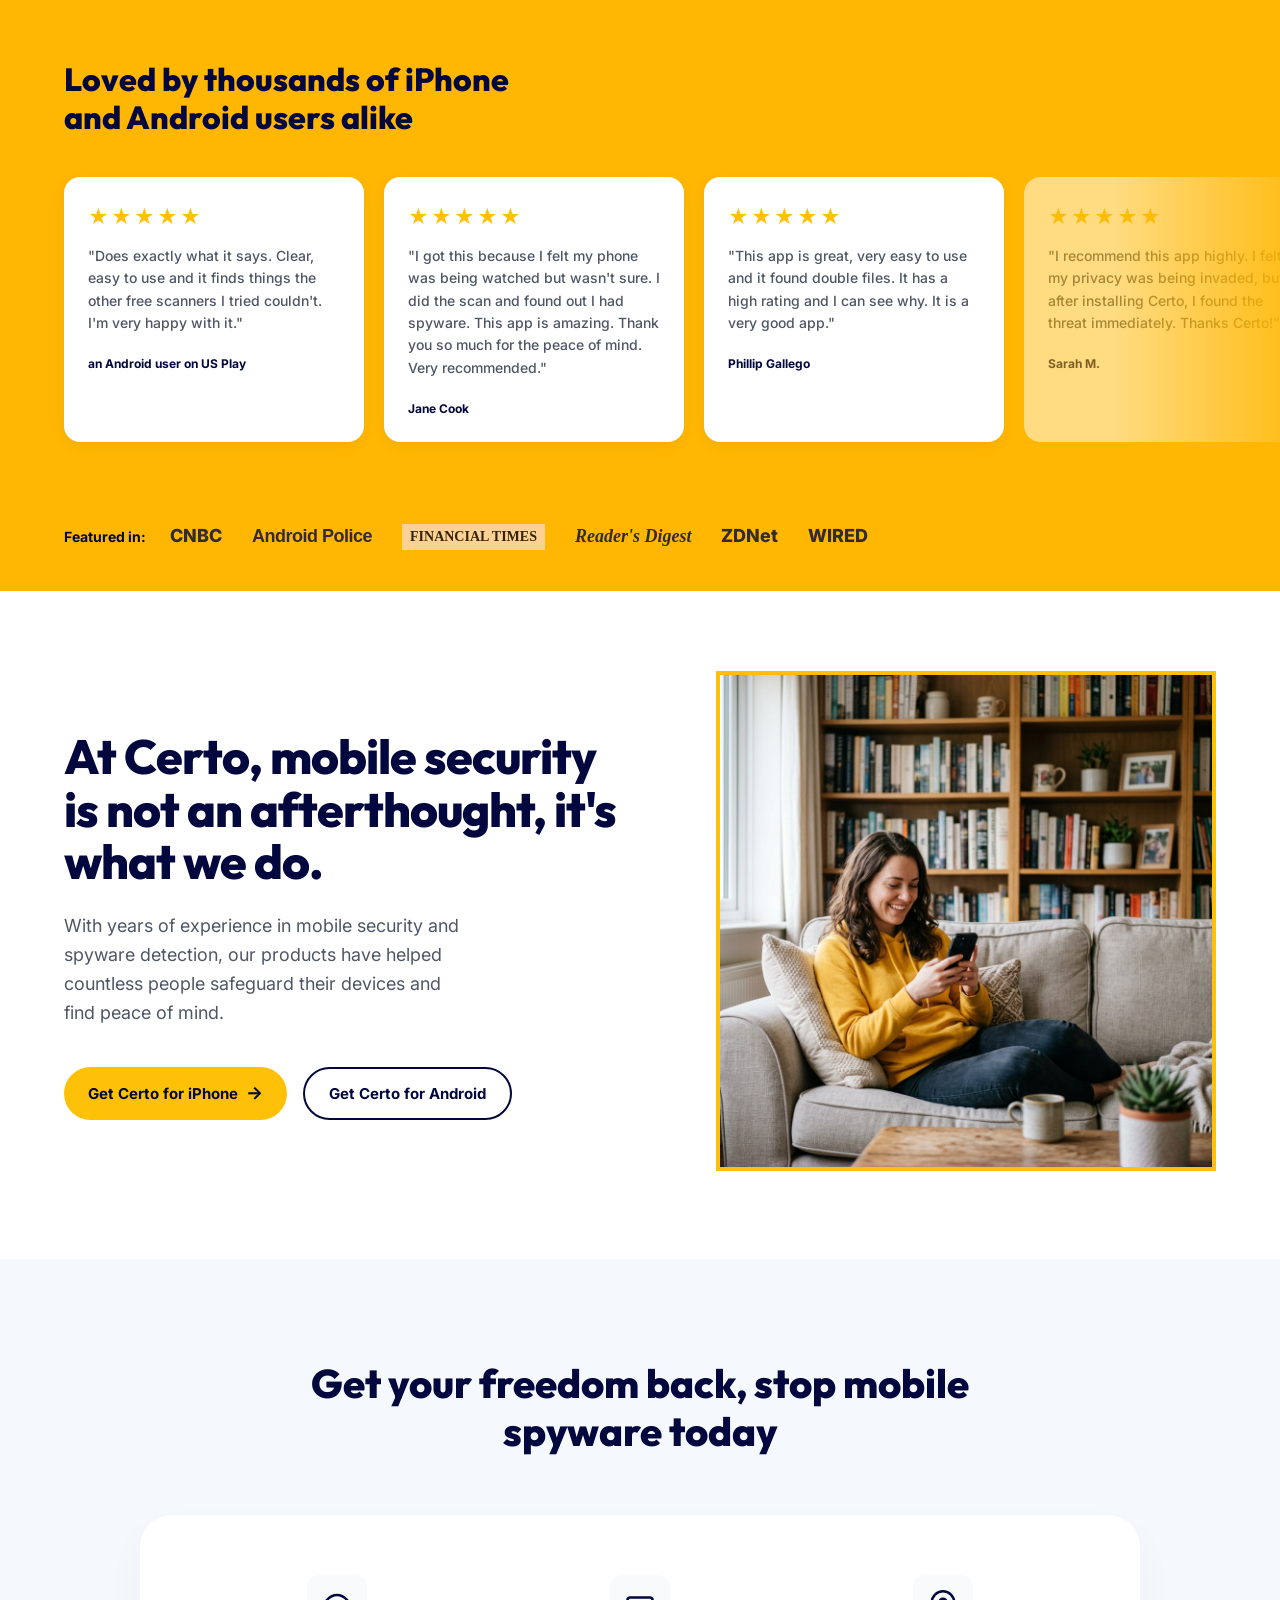
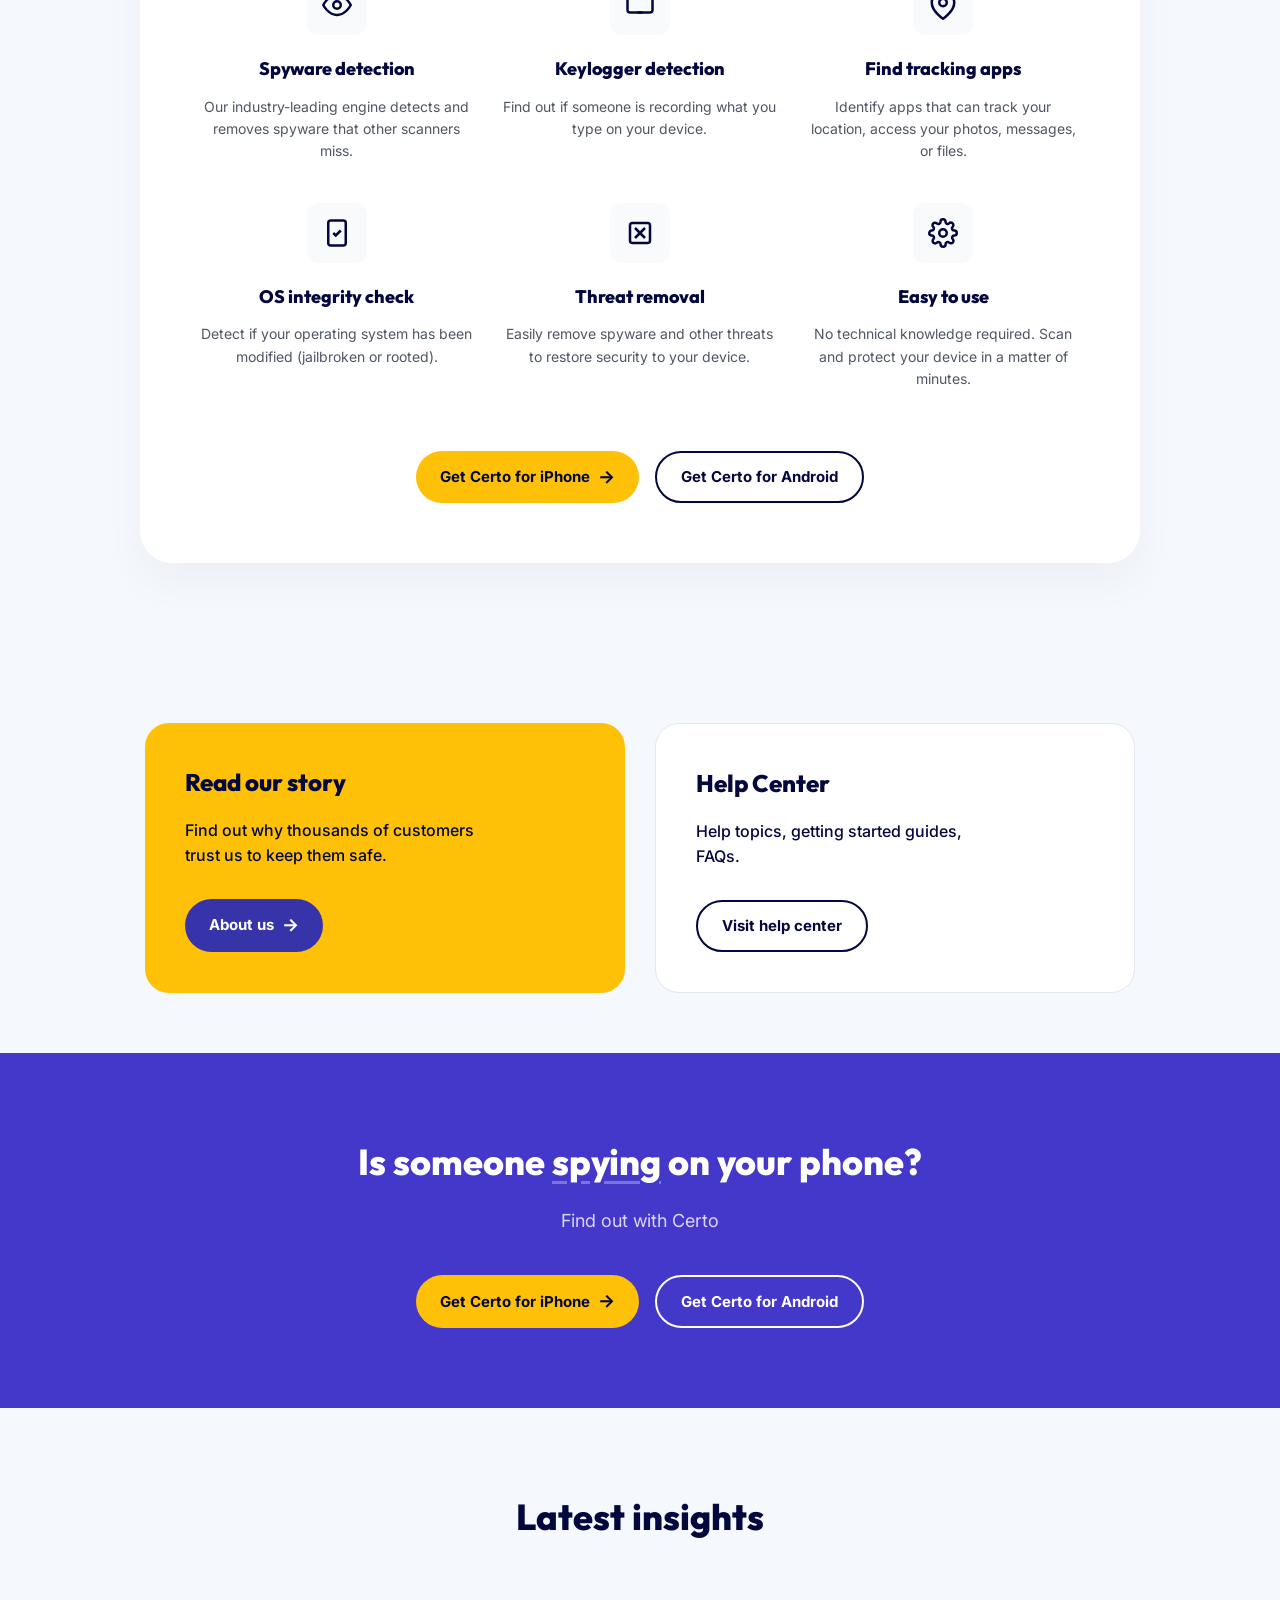
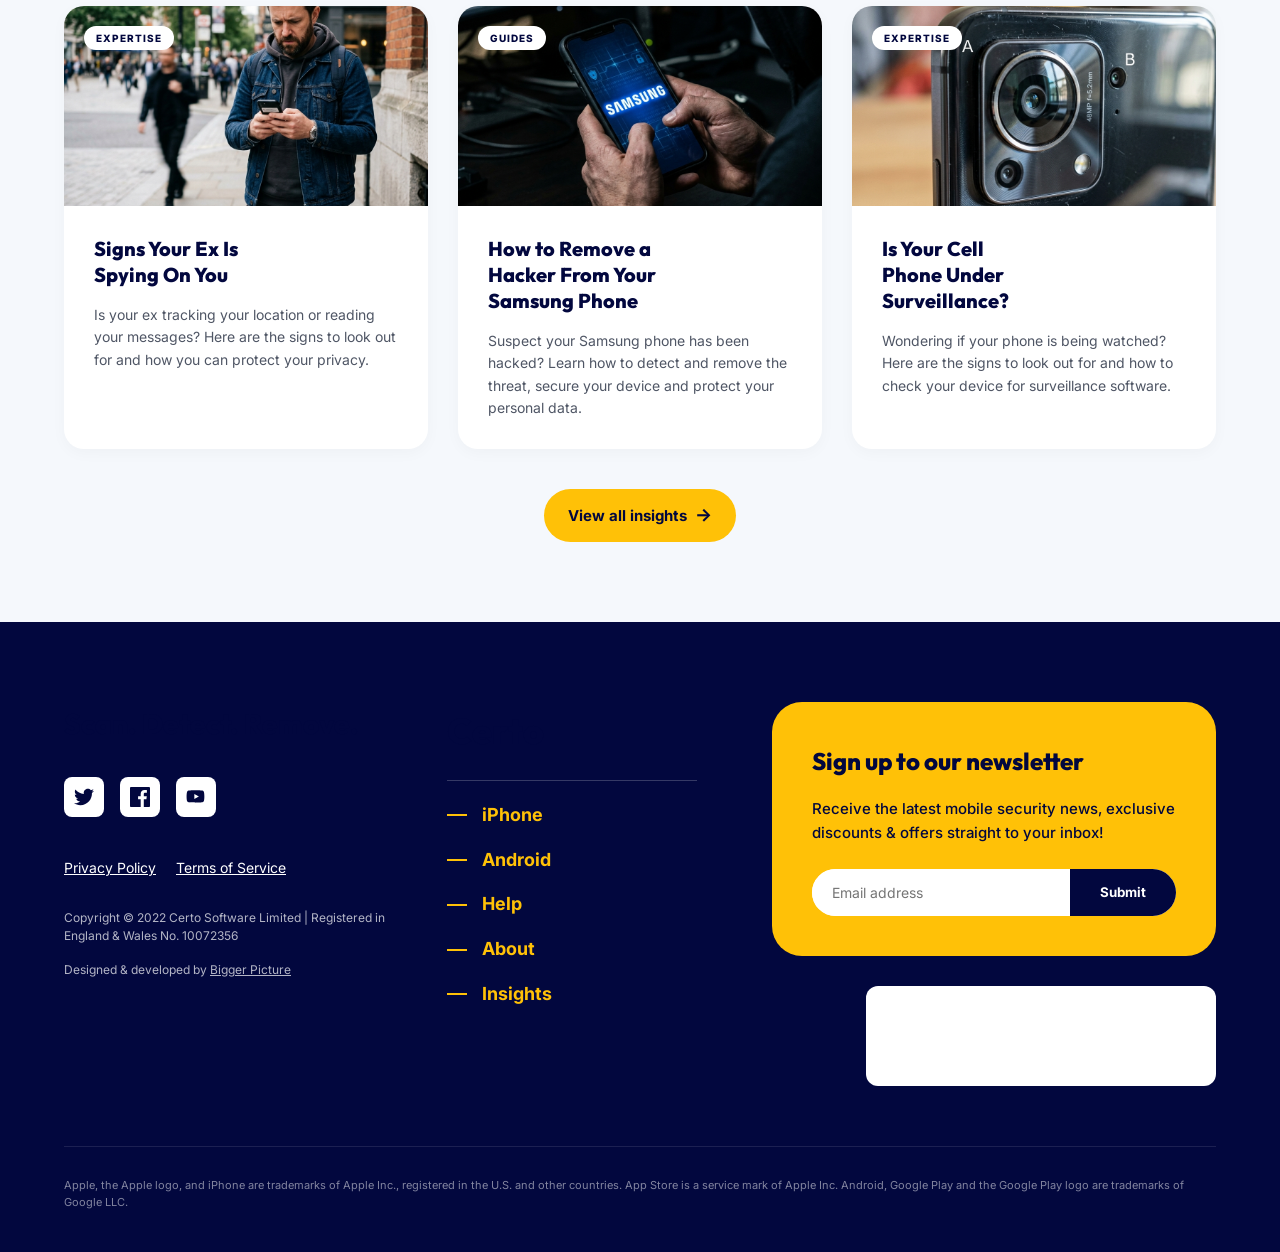
<file: Certo Web/index.html>
<!DOCTYPE html>
<html lang="en">
<head>
    <meta charset="UTF-8">
    <meta name="viewport" content="width=device-width, initial-scale=1.0">
    <title>Certo Software - Mobile Security</title>
    <link rel="preconnect" href="https://fonts.googleapis.com">
    <link rel="preconnect" href="https://fonts.gstatic.com" crossorigin>
    <link href="https://fonts.googleapis.com/css2?family=Inter:wght@400;500;600;700;800&family=Outfit:wght@500;700;800&display=swap" rel="stylesheet">
    <link rel="stylesheet" href="style.css">
</head>
<body>

    <!-- Section 1: Top Yellow Section (Testimonials & Featured In) -->
    <section class="section-testimonials">
        <div class="container">
            <h2 class="testimonials-heading">Loved by thousands of iPhone<br>and Android users alike</h2>
            
            <div class="testimonials-slider">
                <div class="testimonial-card">
                    <div class="stars">★★★★★</div>
                    <p class="quote">"Does exactly what it says. Clear, easy to use and it finds things the other free scanners I tried couldn't. I'm very happy with it."</p>
                    <p class="author">an Android user on US Play</p>
                </div>
                <div class="testimonial-card">
                    <div class="stars">★★★★★</div>
                    <p class="quote">"I got this because I felt my phone was being watched but wasn't sure. I did the scan and found out I had spyware. This app is amazing. Thank you so much for the peace of mind. Very recommended."</p>
                    <p class="author">Jane Cook</p>
                </div>
                <div class="testimonial-card">
                    <div class="stars">★★★★★</div>
                    <p class="quote">"This app is great, very easy to use and it found double files. It has a high rating and I can see why. It is a very good app."</p>
                    <p class="author">Phillip Gallego</p>
                </div>
                <div class="testimonial-card fade-out">
                    <div class="stars">★★★★★</div>
                    <p class="quote">"I recommend this app highly. I felt my privacy was being invaded, but after installing Certo, I found the threat immediately. Thanks Certo!"</p>
                    <p class="author">Sarah M.</p>
                </div>
            </div>

            <div class="featured-in">
                <span class="featured-text">Featured in:</span>
                <div class="featured-logos">
                    <div class="logo cnbc">CNBC</div>
                    <div class="logo android-police">Android Police</div>
                    <div class="logo ft">FINANCIAL TIMES</div>
                    <div class="logo readers-digest">Reader's Digest</div>
                    <div class="logo zdnet">ZDNet</div>
                    <div class="logo wired">WIRED</div>
                </div>
            </div>
        </div>
    </section>

    <!-- Section 2: Hero / About Section -->
    <section class="section-hero">
        <div class="container hero-container">
            <div class="hero-content">
                <h1 class="hero-title">At Certo, mobile security<br>is not an afterthought, it's<br>what we do.</h1>
                <p class="hero-desc">With years of experience in mobile security and<br>spyware detection, our products have helped<br>countless people safeguard their devices and<br>find peace of mind.</p>
                
                <div class="hero-buttons">
                    <a href="#" class="btn btn-yellow">Get Certo for iPhone <span class="arrow">→</span></a>
                    <a href="#" class="btn btn-outline-dark">Get Certo for Android</a>
                </div>
            </div>
            <div class="hero-image-wrapper">
                <img src="assets/certo_hero_woman_1781457355914.png" alt="Woman smiling holding phone" class="hero-image">
            </div>
        </div>
    </section>

    <!-- Section 3: Features Section -->
    <section class="section-features">
        <div class="container features-container">
            <h2 class="features-title">Get your freedom back, stop mobile<br>spyware today</h2>
            
            <div class="features-card">
                <div class="features-grid">
                    <!-- Feature 1 -->
                    <div class="feature-item">
                        <div class="feature-icon icon-eye">
                            <!-- SVG Placeholder for eye icon -->
                            <svg viewBox="0 0 24 24" fill="none" stroke="currentColor" stroke-width="2"><path d="M1 12s4-8 11-8 11 8 11 8-4 8-11 8-11-8-11-8z"></path><circle cx="12" cy="12" r="3"></circle></svg>
                        </div>
                        <h3 class="feature-heading">Spyware detection</h3>
                        <p class="feature-desc">Our industry-leading engine detects and removes spyware that other scanners miss.</p>
                    </div>
                    <!-- Feature 2 -->
                    <div class="feature-item">
                        <div class="feature-icon icon-keyboard">
                            <!-- SVG Placeholder for keyboard icon -->
                            <svg viewBox="0 0 24 24" fill="none" stroke="currentColor" stroke-width="2"><rect x="2" y="6" width="20" height="12" rx="2"></rect><path d="M6 10h.01M10 10h.01M14 10h.01M18 10h.01M6 14h.01M10 14h.01M14 14h.01M18 14h.01M10 18h4"></path></svg>
                        </div>
                        <h3 class="feature-heading">Keylogger detection</h3>
                        <p class="feature-desc">Find out if someone is recording what you type on your device.</p>
                    </div>
                    <!-- Feature 3 -->
                    <div class="feature-item">
                        <div class="feature-icon icon-pin">
                            <!-- SVG Placeholder for pin icon -->
                            <svg viewBox="0 0 24 24" fill="none" stroke="currentColor" stroke-width="2"><path d="M21 10c0 7-9 13-9 13s-9-6-9-13a9 9 0 0 1 18 0z"></path><circle cx="12" cy="10" r="3"></circle></svg>
                        </div>
                        <h3 class="feature-heading">Find tracking apps</h3>
                        <p class="feature-desc">Identify apps that can track your location, access your photos, messages, or files.</p>
                    </div>
                    <!-- Feature 4 -->
                    <div class="feature-item">
                        <div class="feature-icon icon-phone">
                            <!-- SVG Placeholder for phone check icon -->
                            <svg viewBox="0 0 24 24" fill="none" stroke="currentColor" stroke-width="2"><rect x="5" y="2" width="14" height="20" rx="2"></rect><path d="M9 12l2 2 4-4"></path></svg>
                        </div>
                        <h3 class="feature-heading">OS integrity check</h3>
                        <p class="feature-desc">Detect if your operating system has been modified (jailbroken or rooted).</p>
                    </div>
                    <!-- Feature 5 -->
                    <div class="feature-item">
                        <div class="feature-icon icon-bug">
                            <!-- SVG Placeholder for bug cross icon -->
                            <svg viewBox="0 0 24 24" fill="none" stroke="currentColor" stroke-width="2"><path d="M8 8l8 8M16 8l-8 8"></path><rect x="4" y="4" width="16" height="16" rx="2"></rect></svg>
                        </div>
                        <h3 class="feature-heading">Threat removal</h3>
                        <p class="feature-desc">Easily remove spyware and other threats to restore security to your device.</p>
                    </div>
                    <!-- Feature 6 -->
                    <div class="feature-item">
                        <div class="feature-icon icon-gear">
                            <!-- SVG Placeholder for gear icon -->
                            <svg viewBox="0 0 24 24" fill="none" stroke="currentColor" stroke-width="2"><circle cx="12" cy="12" r="3"></circle><path d="M19.4 15a1.65 1.65 0 0 0 .33 1.82l.06.06a2 2 0 0 1 0 2.83 2 2 0 0 1-2.83 0l-.06-.06a1.65 1.65 0 0 0-1.82-.33 1.65 1.65 0 0 0-1 1.51V21a2 2 0 0 1-2 2 2 2 0 0 1-2-2v-.09A1.65 1.65 0 0 0 9 19.4a1.65 1.65 0 0 0-1.82.33l-.06.06a2 2 0 0 1-2.83 0 2 2 0 0 1 0-2.83l.06-.06a1.65 1.65 0 0 0 .33-1.82 1.65 1.65 0 0 0-1.51-1H3a2 2 0 0 1-2-2 2 2 0 0 1 2-2h.09A1.65 1.65 0 0 0 4.6 9a1.65 1.65 0 0 0-.33-1.82l-.06-.06a2 2 0 0 1 0-2.83 2 2 0 0 1 2.83 0l.06.06a1.65 1.65 0 0 0 1.82.33H9a1.65 1.65 0 0 0 1-1.51V3a2 2 0 0 1 2-2 2 2 0 0 1 2 2v.09a1.65 1.65 0 0 0 1 1.51 1.65 1.65 0 0 0 1.82-.33l.06-.06a2 2 0 0 1 2.83 0 2 2 0 0 1 0 2.83l-.06.06a1.65 1.65 0 0 0-.33 1.82V9a1.65 1.65 0 0 0 1.51 1H21a2 2 0 0 1 2 2 2 2 0 0 1-2 2h-.09a1.65 1.65 0 0 0-1.51 1z"></path></svg>
                        </div>
                        <h3 class="feature-heading">Easy to use</h3>
                        <p class="feature-desc">No technical knowledge required. Scan and protect your device in a matter of minutes.</p>
                    </div>
                </div>
                
                <div class="features-buttons">
                    <a href="#" class="btn btn-yellow">Get Certo for iPhone <span class="arrow">→</span></a>
                    <a href="#" class="btn btn-outline-dark">Get Certo for Android</a>
                </div>
            </div>
        </div>
    </section>

    <!-- Section 4: Action Cards -->
    <section class="section-action-cards">
        <div class="container action-cards-container">
            <!-- Left Card -->
            <div class="action-card card-yellow">
                <h3 class="card-title">Read our story</h3>
                <p class="card-desc">Find out why thousands of customers<br>trust us to keep them safe.</p>
                <a href="#" class="btn btn-blue">About us <span class="arrow">→</span></a>
            </div>
            <!-- Right Card -->
            <div class="action-card card-white">
                <h3 class="card-title">Help Center</h3>
                <p class="card-desc">Help topics, getting started guides,<br>FAQs.</p>
                <a href="#" class="btn btn-outline-dark">Visit help center</a>
            </div>
        </div>
    </section>

    <!-- Section 5: Callout Banner -->
    <section class="section-callout">
        <div class="container callout-container">
            <h2 class="callout-title">Is someone <span class="highlight">spying</span> on your phone?</h2>
            <p class="callout-subtitle">Find out with Certo</p>
            <div class="callout-buttons">
                <a href="#" class="btn btn-yellow">Get Certo for iPhone <span class="arrow">→</span></a>
                <a href="#" class="btn btn-outline-white">Get Certo for Android</a>
            </div>
        </div>
    </section>

    <!-- Section 6: Latest Insights -->
    <section class="section-insights">
        <div class="container insights-container">
            <h2 class="insights-title">Latest insights</h2>
            
            <div class="insights-grid">
                <!-- Blog Card 1 -->
                <div class="insight-card">
                    <div class="card-image-wrapper">
                        <span class="badge">EXPERTISE</span>
                        <img src="assets/blog_ex_spying_1781457372755.png" alt="Man spying on phone" class="card-image">
                    </div>
                    <div class="card-content">
                        <h3 class="card-heading">Signs Your Ex Is<br>Spying On You</h3>
                        <p class="card-desc">Is your ex tracking your location or reading your messages? Here are the signs to look out for and how you can protect your privacy.</p>
                    </div>
                </div>

                <!-- Blog Card 2 -->
                <div class="insight-card">
                    <div class="card-image-wrapper">
                        <span class="badge">GUIDES</span>
                        <img src="assets/blog_remove_hacker_1781457390200.png" alt="Samsung phone hacked" class="card-image">
                    </div>
                    <div class="card-content">
                        <h3 class="card-heading">How to Remove a<br>Hacker From Your<br>Samsung Phone</h3>
                        <p class="card-desc">Suspect your Samsung phone has been hacked? Learn how to detect and remove the threat, secure your device and protect your personal data.</p>
                    </div>
                </div>

                <!-- Blog Card 3 -->
                <div class="insight-card">
                    <div class="card-image-wrapper">
                        <span class="badge">EXPERTISE</span>
                        <img src="assets/blog_phone_surveillance_1781457406560.png" alt="Phone surveillance lens" class="card-image">
                    </div>
                    <div class="card-content">
                        <h3 class="card-heading">Is Your Cell<br>Phone Under<br>Surveillance?</h3>
                        <p class="card-desc">Wondering if your phone is being watched? Here are the signs to look out for and how to check your device for surveillance software.</p>
                    </div>
                </div>
            </div>
            
            <div class="insights-action">
                <a href="#" class="btn btn-yellow">View all insights <span class="arrow">→</span></a>
            </div>
        </div>
    </section>

    <!-- Section 7: Footer -->
    <footer class="site-footer">
        <div class="container footer-container">
            <div class="footer-grid">
                <!-- Column 1 -->
                <div class="footer-col footer-col-1">
                    <h3 class="footer-slogan">Scan. Detect. Remove.</h3>
                    <div class="social-icons">
                        <a href="#" class="social-icon">
                            <svg viewBox="0 0 24 24" fill="currentColor"><path d="M24 4.557c-.883.392-1.832.656-2.828.775 1.017-.609 1.798-1.574 2.165-2.724-.951.564-2.005.974-3.127 1.195-.897-.957-2.178-1.555-3.594-1.555-3.179 0-5.515 2.966-4.797 6.045-4.091-.205-7.719-2.165-10.148-5.144-1.29 2.213-.669 5.108 1.523 6.574-.806-.026-1.566-.247-2.229-.616-.054 2.281 1.581 4.415 3.949 4.89-.693.188-1.452.232-2.224.084.626 1.956 2.444 3.379 4.6 3.419-2.07 1.623-4.678 2.348-7.29 2.04 2.179 1.397 4.768 2.212 7.548 2.212 9.142 0 14.307-7.721 13.995-14.646.962-.695 1.797-1.562 2.457-2.549z"/></svg>
                        </a>
                        <a href="#" class="social-icon">
                            <svg viewBox="0 0 24 24" fill="currentColor"><path d="M22.675 0h-21.35c-.732 0-1.325.593-1.325 1.325v21.351c0 .731.593 1.324 1.325 1.324h11.495v-9.294h-3.128v-3.622h3.128v-2.671c0-3.1 1.893-4.788 4.659-4.788 1.325 0 2.463.099 2.795.143v3.24l-1.918.001c-1.504 0-1.795.715-1.795 1.763v2.313h3.587l-.467 3.622h-3.12v9.293h6.116c.73 0 1.323-.593 1.323-1.325v-21.35c0-.732-.593-1.325-1.325-1.325z"/></svg>
                        </a>
                        <a href="#" class="social-icon">
                            <svg viewBox="0 0 24 24" fill="currentColor"><path d="M21.582 6.186a2.684 2.684 0 0 0-1.884-1.899c-1.662-.446-8.332-.446-8.332-.446s-6.67 0-8.332.446a2.684 2.684 0 0 0-1.884 1.899c-.445 1.67-.445 5.155-.445 5.155s0 3.486.445 5.155a2.684 2.684 0 0 0 1.884 1.899c1.662.446 8.332.446 8.332.446s6.67 0 8.332-.446a2.684 2.684 0 0 0 1.884-1.899c.445-1.669.445-5.155.445-5.155s0-3.485-.445-5.155zm-11.582 8.314v-6.0l5.5 3.0-5.5 3.0z"/></svg>
                        </a>
                    </div>
                    <div class="footer-links-small">
                        <a href="#">Privacy Policy</a>
                        <a href="#">Terms of Service</a>
                    </div>
                    <p class="footer-copy">Copyright &copy; 2022 Certo Software Limited | Registered in England & Wales No. 10072356</p>
                    <p class="footer-copy">Designed & developed by <a href="#" style="text-decoration: underline;">Bigger Picture</a></p>
                </div>

                <!-- Column 2 -->
                <div class="footer-col footer-col-2">
                    <h2 class="footer-brand">Certo</h2>
                    <ul class="footer-nav">
                        <li><span class="dash"></span><a href="#">iPhone</a></li>
                        <li><span class="dash"></span><a href="#">Android</a></li>
                        <li><span class="dash"></span><a href="#">Help</a></li>
                        <li><span class="dash"></span><a href="#">About</a></li>
                        <li><span class="dash"></span><a href="#">Insights</a></li>
                    </ul>
                </div>

                <!-- Column 3 -->
                <div class="footer-col footer-col-3">
                    <div class="newsletter-card">
                        <h3 class="newsletter-title">Sign up to our newsletter</h3>
                        <p class="newsletter-desc">Receive the latest mobile security news, exclusive discounts & offers straight to your inbox!</p>
                        <form class="newsletter-form">
                            <input type="email" placeholder="Email address" required>
                            <button type="submit">Submit</button>
                        </form>
                    </div>
                    <div class="trust-badge-placeholder"></div>
                </div>
            </div>
            
            <div class="footer-disclaimer">
                <p>Apple, the Apple logo, and iPhone are trademarks of Apple Inc., registered in the U.S. and other countries. App Store is a service mark of Apple Inc. Android, Google Play and the Google Play logo are trademarks of Google LLC.</p>
            </div>
        </div>
    </footer>

    <script src="script.js"></script>
</body>
</html>
</file>
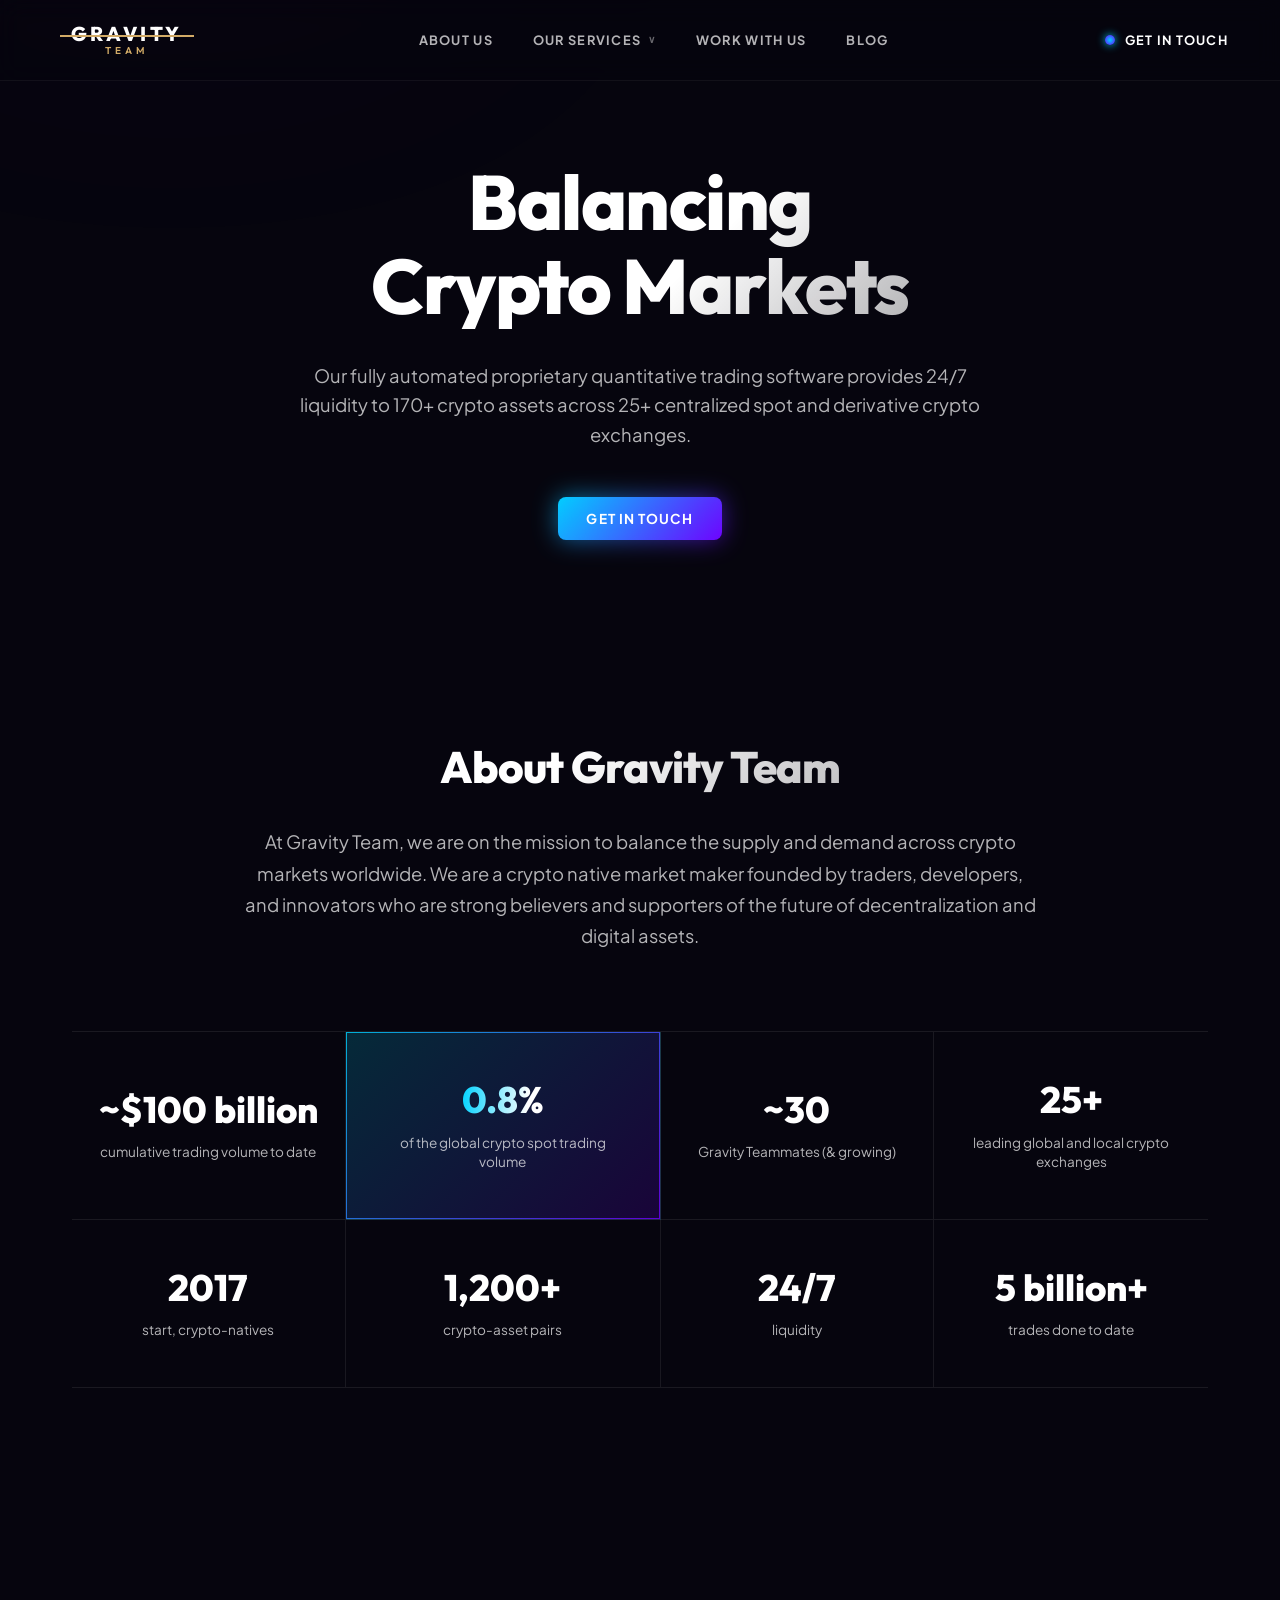
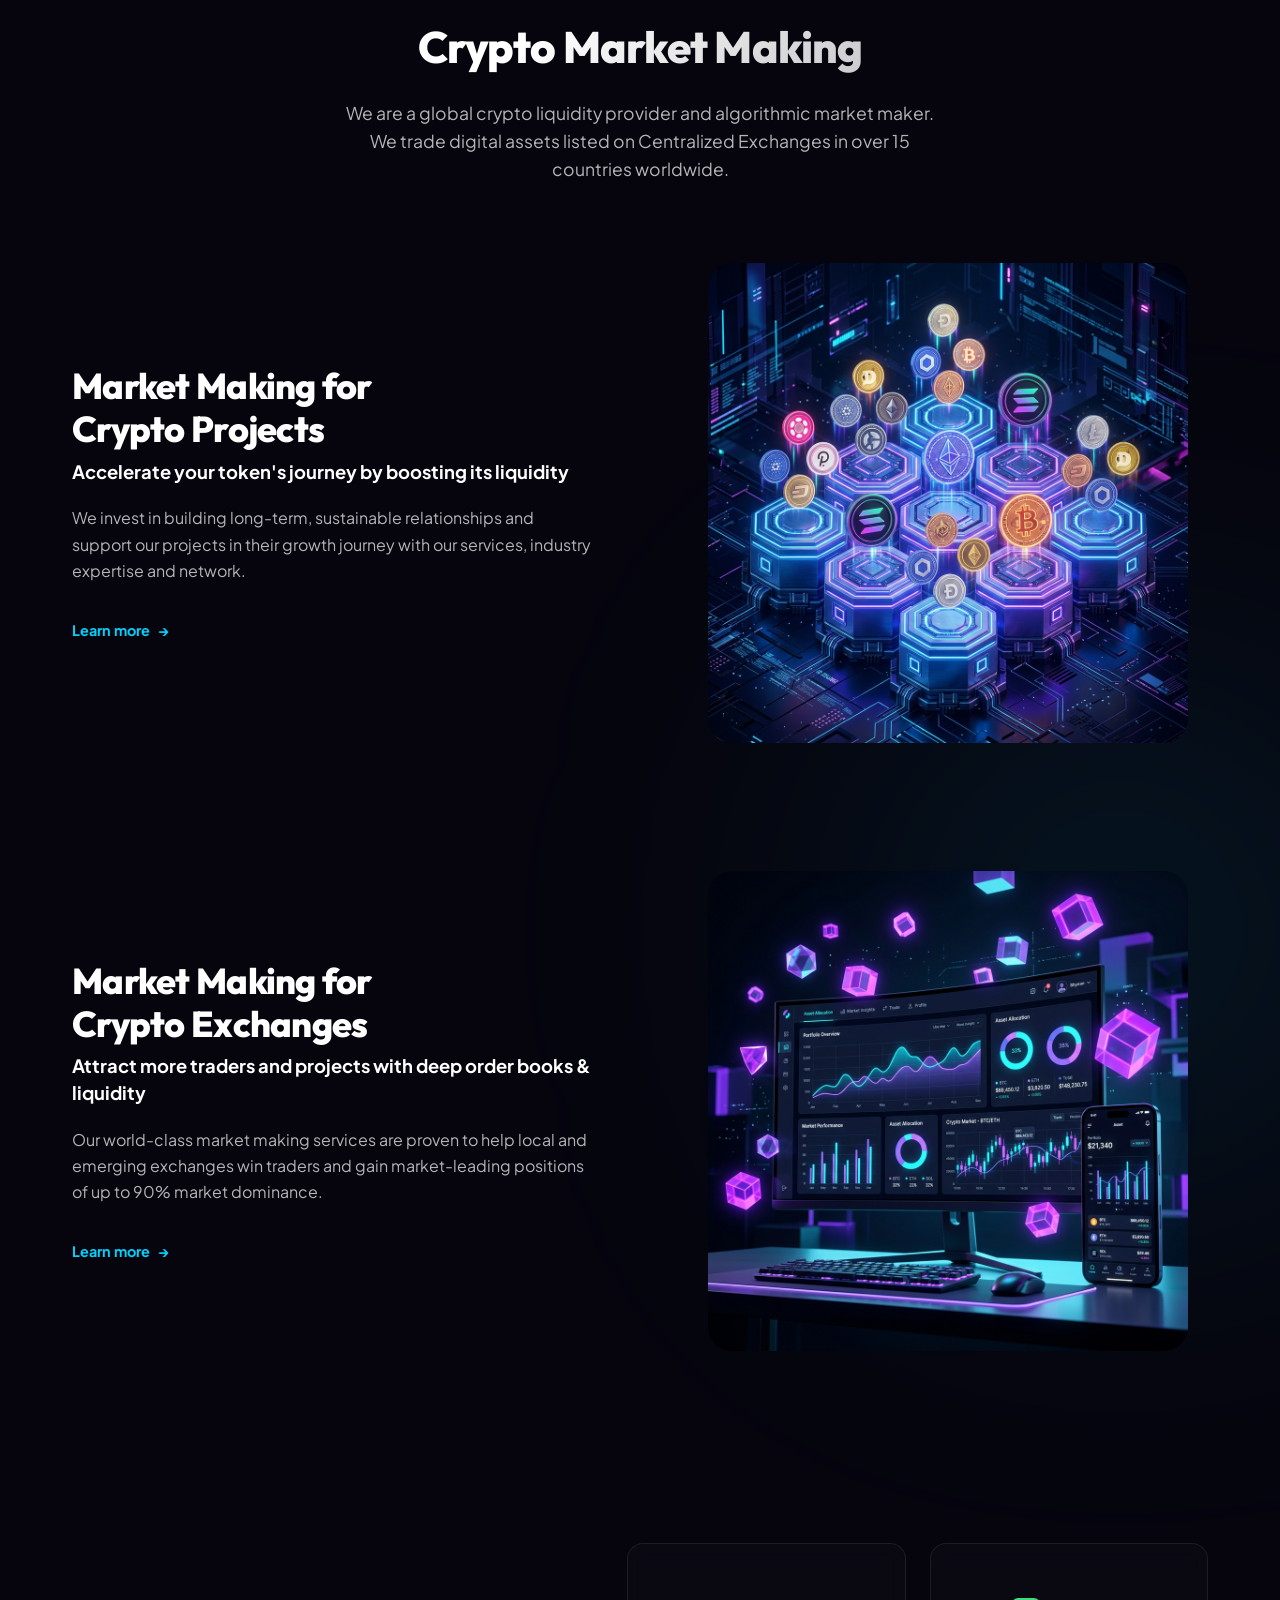
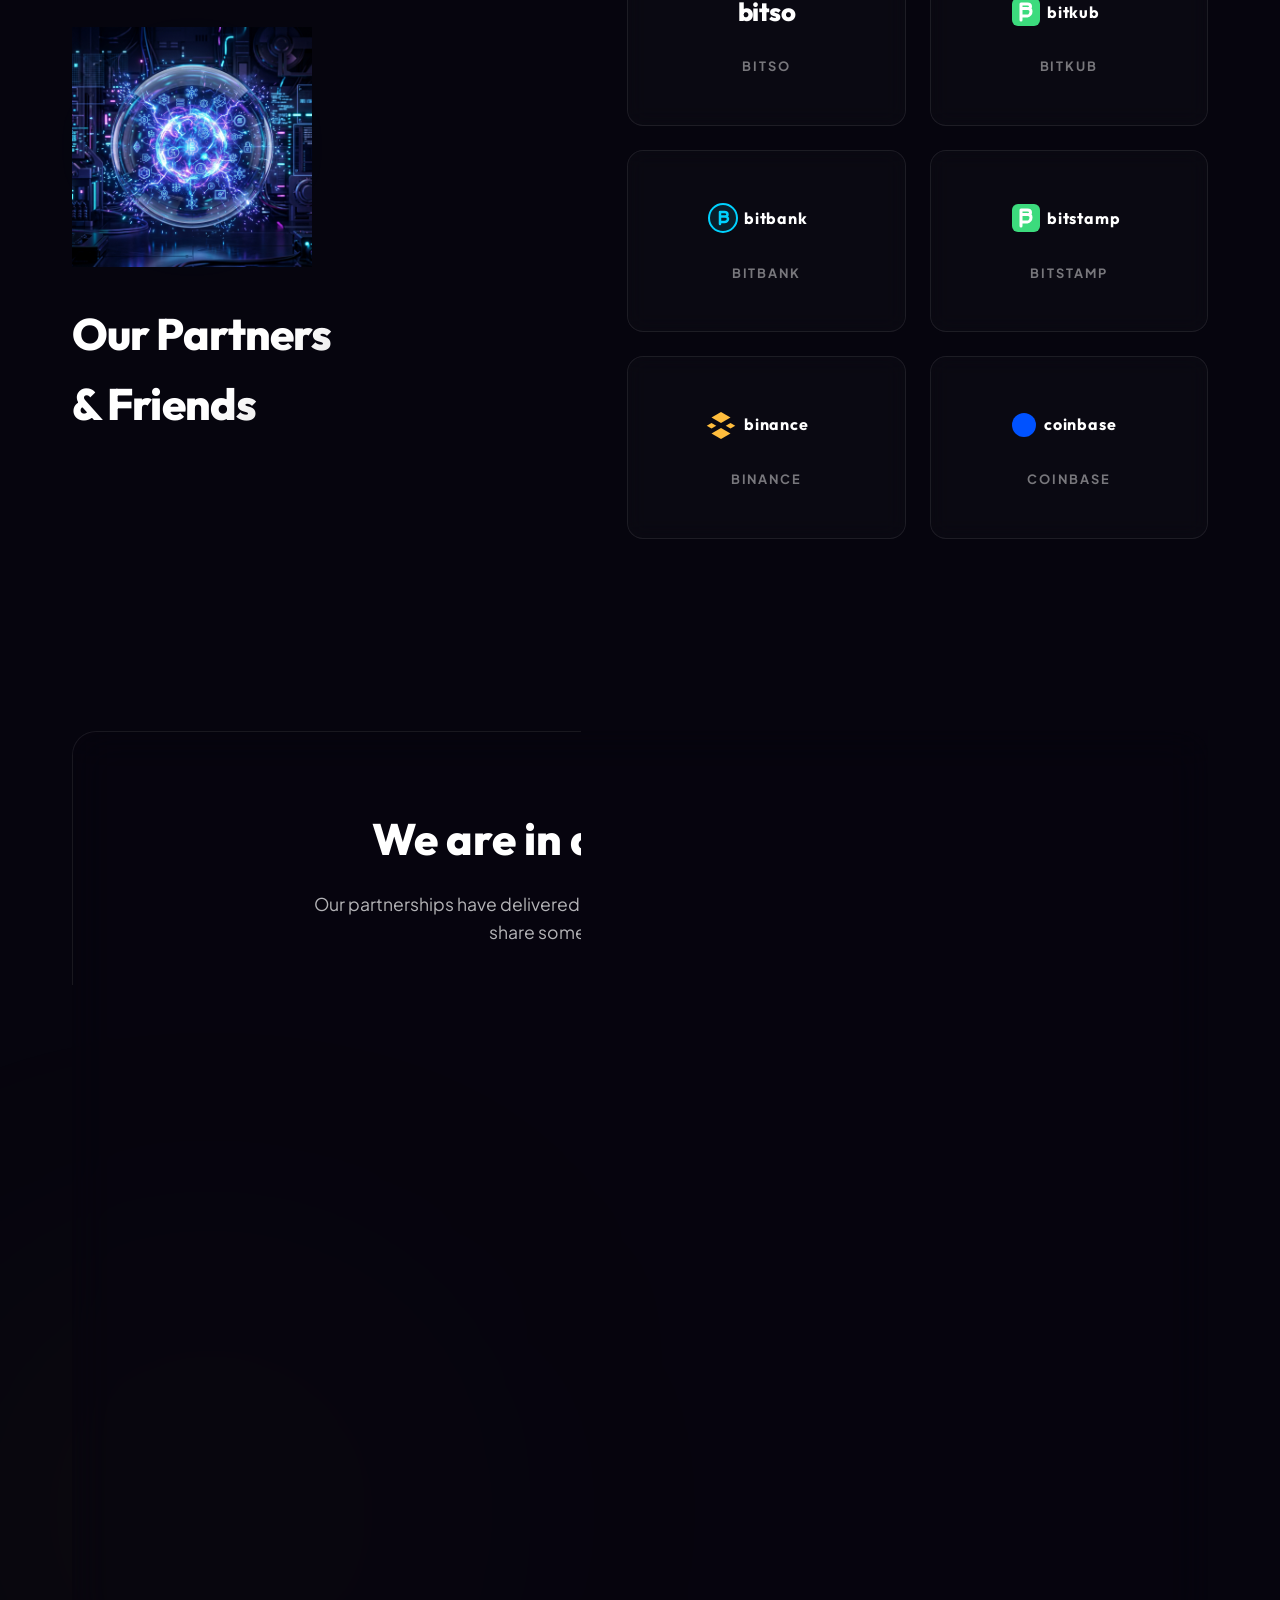
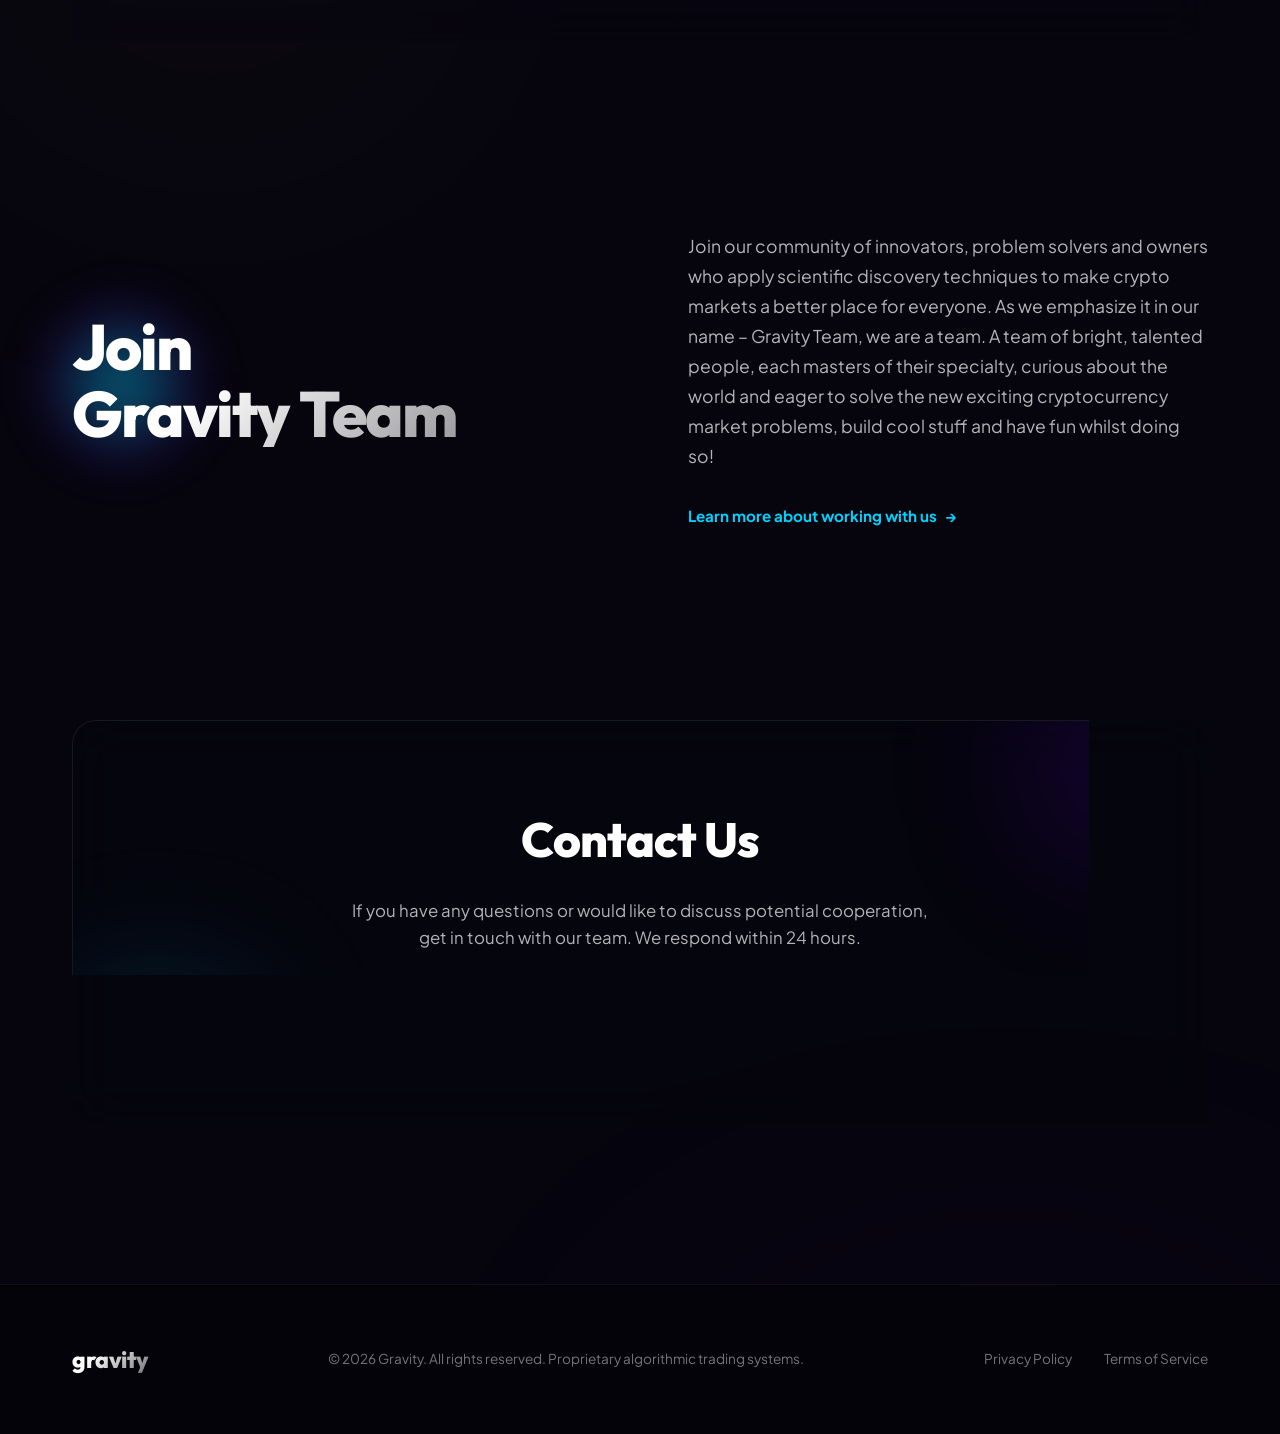
<file: CryptoGravity/index.html>
<!DOCTYPE html>
<html lang="en">
<head>
    <meta charset="UTF-8">
    <meta name="viewport" content="width=device-width, initial-scale=1.0">
    <title>Gravity | Premium Crypto Market Making & Liquidity Provision</title>
    <meta name="description" content="Trading since 2017, we are a top crypto market maker and liquidity provider to over 1,200 crypto-asset pairs across 30+ exchanges.">
    <!-- Google Fonts -->
    <link rel="preconnect" href="https://fonts.googleapis.com">
    <link rel="preconnect" href="https://fonts.gstatic.com" crossorigin>
    <link href="https://fonts.googleapis.com/css2?family=Outfit:wght@300;400;500;600;700;800&family=Plus+Jakarta+Sans:wght@300;400;500;600;700&display=swap" rel="stylesheet">
    <!-- Main Stylesheet -->
    <link rel="stylesheet" href="style.css">
</head>
<body>
    <!-- Background Glow Blobs -->
    <div class="glow-bg">
        <div class="blob blob-1"></div>
        <div class="blob blob-2"></div>
        <div class="blob blob-3"></div>
        <div class="blob blob-4"></div>
    </div>

    <!-- Navigation Header -->
    <header class="header">
        <div class="header-container">
            <a href="#" class="logo">
                <svg width="150" height="40" viewBox="0 0 150 40" fill="none" xmlns="http://www.w3.org/2000/svg">
                    <!-- GRAVITY text -->
                    <text x="75" y="21" fill="#ffffff" font-family="'Outfit', sans-serif" font-weight="800" font-size="20" letter-spacing="0.18em" text-anchor="middle">GRAVITY</text>
                    <!-- Horizontal gold line crossing through GRAVITY -->
                    <line x1="8" y1="16" x2="142" y2="16" stroke="#d2ab67" stroke-width="1.8"/>
                    <!-- TEAM text -->
                    <text x="75" y="34" fill="#d2ab67" font-family="'Outfit', sans-serif" font-weight="600" font-size="10" letter-spacing="0.38em" text-anchor="middle">TEAM</text>
                </svg>
            </a>
            <nav class="nav">
                <a href="#about" class="nav-link">ABOUT US</a>
                <a href="#services" class="nav-link">OUR SERVICES <span class="chevron">∨</span></a>
                <a href="#careers" class="nav-link">WORK WITH US</a>
                <a href="#blog" class="nav-link">BLOG</a>
                <a href="#contact" class="nav-link mobile-only-contact scroll-to-contact">GET IN TOUCH</a>
            </nav>
            <a href="#contact" class="nav-contact-text scroll-to-contact" id="nav-contact-btn">
                <span class="glowing-dot"></span>
                GET IN TOUCH
            </a>
            <button class="mobile-menu-toggle" aria-label="Toggle menu">
                <span class="bar"></span>
                <span class="bar"></span>
                <span class="bar"></span>
            </button>
        </div>
    </header>

    <!-- Hero Section -->
    <section class="hero-section">
        <div class="container hero-stack">
            <div class="hero-content text-center">
                <h1 class="hero-title">Balancing<br>Crypto Markets</h1>
                <p class="hero-desc">Our fully automated proprietary quantitative trading software provides 24/7 liquidity to 170+ crypto assets across 25+ centralized spot and derivative crypto exchanges.</p>
                <button class="btn btn-glow" id="hero-cta-btn">GET IN TOUCH</button>
            </div>
        </div>
    </section>

    <!-- About Section -->
    <section class="about-section" id="about">
        <div class="container">
            <div class="about-content text-center">
                <h2 class="section-title">About Gravity Team</h2>
                <p class="about-desc">At Gravity Team, we are on the mission to balance the supply and demand across crypto markets worldwide. We are a crypto native market maker founded by traders, developers, and innovators who are strong believers and supporters of the future of decentralization and digital assets.</p>
            </div>
            
            <!-- Statistics Grid Matrix -->
            <div class="stats-grid">
                <!-- Row 1 -->
                <div class="stats-card cell-r1-c1">
                    <div class="stats-val">~$100 billion</div>
                    <div class="stats-lbl">cumulative trading volume to date</div>
                </div>
                <div class="stats-card stats-highlight-card cell-r1-c2">
                    <div class="highlight-val">0.8%</div>
                    <div class="highlight-lbl">of the global crypto spot trading volume</div>
                </div>
                <div class="stats-card cell-r1-c3">
                    <div class="stats-val">~30</div>
                    <div class="stats-lbl">Gravity Teammates (& growing)</div>
                </div>
                <div class="stats-card cell-r1-c4">
                    <div class="stats-val">25+</div>
                    <div class="stats-lbl">leading global and local crypto exchanges</div>
                </div>
                
                <!-- Row 2 -->
                <div class="stats-card cell-r2-c1">
                    <div class="stats-val">2017</div>
                    <div class="stats-lbl">start, crypto-natives</div>
                </div>
                <div class="stats-card cell-r2-c2">
                    <div class="stats-val">1,200+</div>
                    <div class="stats-lbl">crypto-asset pairs</div>
                </div>
                <div class="stats-card cell-r2-c3">
                    <div class="stats-val">24/7</div>
                    <div class="stats-lbl">liquidity</div>
                </div>
                <div class="stats-card cell-r2-c4">
                    <div class="stats-val">5 billion+</div>
                    <div class="stats-lbl">trades done to date</div>
                </div>
            </div>
        </div>
    </section>

    <!-- Services Header / Intro -->
    <section class="services-intro" id="services">
        <div class="container">
            <h2 class="section-title text-center">Crypto Market Making</h2>
            <p class="section-desc text-center">We are a global crypto liquidity provider and algorithmic market maker. We trade digital assets listed on Centralized Exchanges in over 15 countries worldwide.</p>
        </div>
    </section>

    <!-- Services Detail Section -->
    <section class="services-details">
        <div class="container">
            <!-- Service 1: Projects -->
            <div class="service-row">
                <div class="service-text">
                    <h3 class="service-title">Market Making for<br>Crypto Projects</h3>
                    <h4 class="service-subtitle">Accelerate your token's journey by boosting its liquidity</h4>
                    <p class="service-desc">We invest in building long-term, sustainable relationships and support our projects in their growth journey with our services, industry expertise and network.</p>
                    <a href="#contact" class="service-link scroll-to-contact">Learn more <span class="arrow">&rarr;</span></a>
                </div>
                <div class="service-image-container">
                    <div class="img-glow-overlay"></div>
                    <img src="assets/crypto_hex_isometric.png" alt="Market Making for Crypto Projects" class="service-img">
                </div>
            </div>

            <!-- Service 2: Exchanges -->
            <div class="service-row reverse">
                <div class="service-image-container">
                    <div class="img-glow-overlay purple"></div>
                    <img src="assets/dashboard_analytics.png" alt="Market Making for Crypto Exchanges" class="service-img">
                </div>
                <div class="service-text">
                    <h3 class="service-title">Market Making for<br>Crypto Exchanges</h3>
                    <h4 class="service-subtitle">Attract more traders and projects with deep order books & liquidity</h4>
                    <p class="service-desc">Our world-class market making services are proven to help local and emerging exchanges win traders and gain market-leading positions of up to 90% market dominance.</p>
                    <a href="#contact" class="service-link scroll-to-contact">Learn more <span class="arrow">&rarr;</span></a>
                </div>
            </div>
        </div>
    </section>

    <!-- Partners & Friends Section -->
    <section class="partners-section" id="partners">
        <div class="container">
            <div class="partners-layout">
                <div class="partners-intro">
                    <div class="partners-orb-container">
                        <img src="assets/crypto_floating_orb.png" alt="Crypto Connectivity Orb" class="orb-img">
                        <div class="orb-glow"></div>
                    </div>
                    <h2 class="section-title">Our Partners<br>& Friends</h2>
                </div>
                
                <div class="partners-grid">
                    <!-- Partner 1: Bitso -->
                    <div class="partner-card">
                        <div class="partner-logo-wrapper">
                            <span style="color: #ffffff; font-family: var(--font-heading); font-weight: 800; font-size: 1.6rem; letter-spacing: -0.02em;">bitso</span>
                        </div>
                        <span class="partner-name">BITSO</span>
                    </div>
                    
                    <!-- Partner 2: Bitkub -->
                    <div class="partner-card">
                        <div class="partner-logo-wrapper">
                            <svg class="partner-logo" width="120" height="35" viewBox="0 0 120 35" fill="none" xmlns="http://www.w3.org/2000/svg">
                                <rect x="3" y="3" width="28" height="28" rx="6" fill="#3cdb7d"/>
                                <path d="M12 9V25M12 9H18.5C20.5 9 21.5 10 21.5 11.5C21.5 12.5 20.5 13.5 19 13.5C20.5 13.5 22 14.5 22 16.5C22 18.5 20.5 21 18.5 21H12M12 13.5H18" stroke="#fff" stroke-width="3" stroke-linecap="round" stroke-linejoin="round"/>
                                <text x="38" y="23" fill="#ffffff" font-family="Outfit" font-weight="700" font-size="16" letter-spacing="0.05em">bitkub</text>
                            </svg>
                        </div>
                        <span class="partner-name">BITKUB</span>
                    </div>

                    <!-- Partner 3: Bitbank -->
                    <div class="partner-card">
                        <div class="partner-logo-wrapper">
                            <svg class="partner-logo" width="120" height="35" viewBox="0 0 120 35" fill="none" xmlns="http://www.w3.org/2000/svg">
                                <circle cx="17" cy="17" r="14" fill="#00d2ff" fill-opacity="0.1" stroke="#00d2ff" stroke-width="2"/>
                                <path d="M14 11V23M14 11H18.5C20.5 11 21.5 12 21.5 13.5C21.5 14.5 20.5 15.5 19 15.5C20.5 15.5 22 16.5 22 18C22 19.5 20.5 21 18.5 21H14M14 15.5H18M14 21H18" stroke="#00d2ff" stroke-width="2.5" stroke-linecap="round" stroke-linejoin="round"/>
                                <text x="38" y="23" fill="#ffffff" font-family="Outfit" font-weight="700" font-size="16" letter-spacing="0.05em">bitbank</text>
                            </svg>
                        </div>
                        <span class="partner-name">BITBANK</span>
                    </div>

                    <!-- Partner 4: Bitstamp -->
                    <div class="partner-card">
                        <div class="partner-logo-wrapper">
                            <svg class="partner-logo" width="120" height="35" viewBox="0 0 120 35" fill="none" xmlns="http://www.w3.org/2000/svg">
                                <rect x="3" y="3" width="28" height="28" rx="6" fill="#3cdb7d"/>
                                <path d="M12 9V25M12 9H18.5C20.5 9 21.5 10 21.5 11.5C21.5 12.5 20.5 13.5 19 13.5C20.5 13.5 22 14.5 22 16.5C22 18.5 20.5 21 18.5 21H12M12 13.5H18" stroke="#fff" stroke-width="3" stroke-linecap="round" stroke-linejoin="round"/>
                                <text x="38" y="23" fill="#ffffff" font-family="Outfit" font-weight="700" font-size="16" letter-spacing="0.05em">bitstamp</text>
                            </svg>
                        </div>
                        <span class="partner-name">BITSTAMP</span>
                    </div>

                    <!-- Partner 5: Binance -->
                    <div class="partner-card">
                        <div class="partner-logo-wrapper">
                            <svg class="partner-logo" width="120" height="30" viewBox="0 0 120 30" fill="none" xmlns="http://www.w3.org/2000/svg">
                                <path d="M15 2L24.5 7.5L15 13L5.5 7.5L15 2Z" fill="#ffbd3d"/>
                                <path d="M24.5 13L29.25 15.75L24.5 18.5L19.75 15.75L24.5 13Z" fill="#ffbd3d"/>
                                <path d="M5.5 13L10.25 15.75L5.5 18.5L0.75 15.75L5.5 13Z" fill="#ffbd3d"/>
                                <path d="M15 18L24.5 23.5L15 29L5.5 23.5L15 18Z" fill="#ffbd3d"/>
                                <text x="38" y="20" fill="#ffffff" font-family="Outfit" font-weight="700" font-size="16" letter-spacing="0.05em">binance</text>
                            </svg>
                        </div>
                        <span class="partner-name">BINANCE</span>
                    </div>

                    <!-- Partner 6: Coinbase -->
                    <div class="partner-card">
                        <div class="partner-logo-wrapper">
                            <svg class="partner-logo" width="120" height="30" viewBox="0 0 120 30" fill="none" xmlns="http://www.w3.org/2000/svg">
                                <circle cx="15" cy="15" r="12" fill="#0052ff"/>
                                <text x="35" y="20" fill="#ffffff" font-family="Outfit" font-weight="700" font-size="16" letter-spacing="0.05em">coinbase</text>
                            </svg>
                        </div>
                        <span class="partner-name">COINBASE</span>
                    </div>
                </div>
                </div>
            </div>
        </div>
    </section>

    <!-- Testimonial / Quote Slider -->
    <section class="testimonial-section" id="about-testimonials">
        <div class="container">
            <div class="testimonial-box">
                <h2 class="testimonial-section-title text-center">We are in a good company</h2>
                <p class="testimonial-section-desc text-center">Our partnerships have delivered great value to our projects and we're happy to share some of their feedback below</p>
                
                <!-- Slider Header: Navigation Arrows -->
                <div class="testimonial-header">
                    <div class="testimonial-arrows">
                        <button class="slider-arrow arrow-prev" aria-label="Previous slide">
                            <svg width="24" height="24" viewBox="0 0 24 24" fill="none" stroke="currentColor" stroke-width="2" stroke-linecap="round" stroke-linejoin="round">
                                <line x1="19" y1="12" x2="5" y2="12"></line>
                                <polyline points="12 19 5 12 12 5"></polyline>
                            </svg>
                        </button>
                        <button class="slider-arrow arrow-next" aria-label="Next slide">
                            <svg width="24" height="24" viewBox="0 0 24 24" fill="none" stroke="currentColor" stroke-width="2" stroke-linecap="round" stroke-linejoin="round">
                                <line x1="5" y1="12" x2="19" y2="12"></line>
                                <polyline points="12 5 19 12 12 19"></polyline>
                            </svg>
                        </button>
                    </div>
                </div>

                <!-- Slider Container -->
                <div class="slider-container">
                    <div class="slider-track">
                        <!-- Slide 1: Bitkub (Active testimonial from screenshot) -->
                        <div class="slide active">
                            <blockquote class="testimonial-quote">
                                "Since 2019, Gravity team has been an astounding market maker for Bitkub. They have proven themselves to be one of the most consistent, committed and driven market makers on our exchange. Gravity Team has contributed high-quality volume and has proven to be very reliable and trustworthy partner. We strongly advocate Gravity Team as they have been an indispensable part of our market-making team."
                            </blockquote>
                            <div class="testimonial-author">
                                <cite class="author-name">Atthakrit Chimplapibul</cite>
                                <div class="author-meta">
                                    <span class="author-role">Co-founder & CEO of Bitkub</span>
                                    <span class="meta-divider">|</span>
                                    <div class="author-logo">
                                        <svg width="85" height="24" viewBox="0 0 120 35" fill="none" xmlns="http://www.w3.org/2000/svg">
                                            <rect x="3" y="3" width="28" height="28" rx="6" fill="#3cdb7d"/>
                                            <path d="M12 9V25M12 9H18.5C20.5 9 21.5 10 21.5 11.5C21.5 12.5 20.5 13.5 19 13.5C20.5 13.5 22 14.5 22 16.5C22 18.5 20.5 21 18.5 21H12M12 13.5H18" stroke="#fff" stroke-width="3" stroke-linecap="round" stroke-linejoin="round"/>
                                            <text x="38" y="23" fill="#fff" font-family="Outfit" font-weight="700" font-size="16" letter-spacing="0.05em">bitkub</text>
                                        </svg>
                                    </div>
                                </div>
                            </div>
                        </div>

                        <!-- Slide 2: Bitso -->
                        <div class="slide">
                            <blockquote class="testimonial-quote">
                                "Gravity Team is a key partner for Bitso, and their professionalism has been instrumental in deploying our liquidity strategy and expansion ambitions across Latin America. Gravity Team’s vast market expertise and flexibility to support our business requirements in lightning speed have permitted us to catch up with our product debt, list new tokens in record time, and offer attractive spreads for our end users. We are grateful to partner with Gravity Team and excited to continue working together in making crypto useful."
                            </blockquote>
                            <div class="testimonial-author">
                                <cite class="author-name">Alberto Sánchez Tello</cite>
                                <div class="author-meta">
                                    <span class="author-role">Head of Markets of Bitso</span>
                                    <span class="meta-divider">|</span>
                                    <div class="author-logo">
                                        <span style="color: #ffffff; font-family: var(--font-heading); font-weight: 800; font-size: 1.3rem; letter-spacing: -0.02em; line-height: 1;">bitso</span>
                                    </div>
                                </div>
                            </div>
                        </div>

                        <!-- Slide 3: HashUp -->
                        <div class="slide">
                            <blockquote class="testimonial-quote">
                                "Gravity Team has been a supportive partner that has provided many opportunities to our business at an early stage of growth, be it in financing, networking, or marketing. We are extremely happy with our choice of Gravity as a business partner and can highly recommend to other crypto projects."
                            </blockquote>
                            <div class="testimonial-author">
                                <cite class="author-name">Szymon Jankowski</cite>
                                <div class="author-meta">
                                    <span class="author-role">CEO of HashUp</span>
                                    <span class="meta-divider">|</span>
                                    <div class="author-logo">
                                        <span style="color: #ffffff; font-family: var(--font-heading); font-weight: 800; font-size: 1.3rem; letter-spacing: -0.02em; line-height: 1;">hashup</span>
                                    </div>
                                </div>
                            </div>
                        </div>
                    </div>
                </div>

                <!-- Slider Pagination Dots -->
                <div class="slider-dots">
                    <button class="dot active" data-slide="0" aria-label="Go to slide 1"></button>
                    <button class="dot" data-slide="1" aria-label="Go to slide 2"></button>
                    <button class="dot" data-slide="2" aria-label="Go to slide 3"></button>
                </div>
            </div>
        </div>
    </section>

    <!-- Join Gravity Team Section -->
    <section class="careers-section" id="careers">
        <div class="container">
            <div class="careers-grid">
                <div class="careers-left">
                    <div class="careers-glow-wrap">
                        <h2 class="careers-title">Join<br>Gravity Team</h2>
                        <div class="glowing-circle-bg"></div>
                    </div>
                </div>
                <div class="careers-right">
                    <p class="careers-desc">Join our community of innovators, problem solvers and owners who apply scientific discovery techniques to make crypto markets a better place for everyone. As we emphasize it in our name – Gravity Team, we are a team. A team of bright, talented people, each masters of their specialty, curious about the world and eager to solve the new exciting cryptocurrency market problems, build cool stuff and have fun whilst doing so!</p>
                    <a href="https://gravityteam.co/careers/" target="_blank" class="careers-link">Learn more about working with us <span class="arrow">&rarr;</span></a>
                </div>
            </div>
        </div>
    </section>

    <!-- Contact Us Banner -->
    <section class="contact-section" id="contact">
        <div class="container">
            <div class="contact-banner">
                <div class="contact-banner-glow cyan"></div>
                <div class="contact-banner-glow orange"></div>
                <div class="contact-banner-content">
                    <h2 class="contact-title">Contact Us</h2>
                    <p class="contact-desc">If you have any questions or would like to discuss potential cooperation, get in touch with our team. We respond within 24 hours.</p>
                    <button class="btn btn-primary btn-lg" id="contact-btn">GET IN TOUCH</button>
                </div>
            </div>
        </div>
    </section>

    <!-- Footer -->
    <footer class="footer">
        <div class="container">
            <div class="footer-bottom">
                <div class="footer-logo">
                    <span class="logo-text">gravity</span>
                </div>
                <p class="copyright">&copy; 2026 Gravity. All rights reserved. Proprietary algorithmic trading systems.</p>
                <div class="footer-links">
                    <a href="#">Privacy Policy</a>
                    <a href="#">Terms of Service</a>
                </div>
            </div>
        </div>
    </footer>

    <!-- Contact Modal -->
    <div class="modal-overlay" id="contact-modal">
        <div class="modal-content">
            <button class="modal-close" id="modal-close-btn" aria-label="Close modal">&times;</button>
            <h3 class="modal-title">Get in Touch</h3>
            <p class="modal-desc">Fill out the form below and our institutional relations team will contact you.</p>
            <form class="contact-form" id="contact-form-el">
                <div class="form-group">
                    <label for="name">Name</label>
                    <input type="text" id="name" name="name" required placeholder="John Doe">
                </div>
                <div class="form-group">
                    <label for="email">Work Email</label>
                    <input type="email" id="email" name="email" required placeholder="john@company.com">
                </div>
                <div class="form-group">
                    <label for="company">Company</label>
                    <input type="text" id="company" name="company" placeholder="Ecosystem Project or Exchange">
                </div>
                <div class="form-group">
                    <label for="message">Message</label>
                    <textarea id="message" name="message" rows="4" required placeholder="How can we help your project?"></textarea>
                </div>
                <button type="submit" class="btn btn-primary btn-block">SEND MESSAGE</button>
            </form>
            <div class="form-success-message" id="success-msg">
                <svg width="48" height="48" viewBox="0 0 24 24" fill="none" stroke="#3cdb7d" stroke-width="2" stroke-linecap="round" stroke-linejoin="round">
                    <polyline points="20 6 9 17 4 12"></polyline>
                </svg>
                <h4>Message Sent!</h4>
                <p>Thank you for reaching out. We will get back to you shortly.</p>
            </div>
        </div>
    </div>

    <!-- Scripts -->
    <script src="script.js"></script>
</body>
</html>
</file>
<file: Car Rent Web/assets/css/style.css>
/* ==========================================================================
   MORENT Car Rental Styling
   ========================================================================== */

/* 1. Global Reset & Variables */
:root {
  --primary-blue: #3563E9;
  --secondary-blue: #54A6FF;
  --dark-blue: #1A37A7;
  
  --bg-light: #F6F7F9; /* Light greyish-blue background for contrast */
  --bg-white: #FFFFFF;
  
  --text-dark: #1A202C;
  --text-medium: #596780;
  --text-light: #90A3BF;
  
  --border-color: #F3F5F7;
  --divider-color: #E0E9F4;
  --heart-liked: #ED3F3F;
  --heart-unliked: #90A3BF;
  
  --font-main: 'Plus Jakarta Sans', -apple-system, BlinkMacSystemFont, "Segoe UI", Roboto, Helvetica, Arial, sans-serif;
  --transition-fast: all 0.25s cubic-bezier(0.4, 0, 0.2, 1);
  --border-radius-lg: 20px; /* 18-20px rounded corners as requested */
  --border-radius-sm: 8px;
}

* {
  margin: 0;
  padding: 0;
  box-sizing: border-box;
  -webkit-font-smoothing: antialiased;
  -moz-osx-font-smoothing: grayscale;
}

body {
  font-family: var(--font-main);
  background-color: var(--bg-light);
  color: var(--text-dark);
  min-height: 100vh;
  display: flex;
  flex-direction: column;
  overflow-x: hidden;
}

a {
  text-decoration: none;
  color: inherit;
  transition: var(--transition-fast);
}

button, input, select {
  font-family: inherit;
  outline: none;
  border: none;
  background: none;
}

/* 2. Common Utility Components */
.icon {
  display: inline-block;
  vertical-align: middle;
}

.btn {
  display: inline-flex;
  align-items: center;
  justify-content: center;
  padding: 10px 20px;
  border-radius: var(--border-radius-sm);
  font-weight: 600;
  font-size: 14px;
  cursor: pointer;
  transition: var(--transition-fast);
  white-space: nowrap;
}

.btn-primary {
  background-color: var(--primary-blue);
  color: #FFFFFF;
}

.btn-primary:hover {
  background-color: var(--dark-blue);
  box-shadow: 0 4px 12px rgba(53, 99, 233, 0.25);
}

.btn-secondary-blue {
  background-color: var(--secondary-blue);
  color: #FFFFFF;
}

.btn-secondary-blue:hover {
  background-color: var(--primary-blue);
  box-shadow: 0 4px 12px rgba(84, 166, 255, 0.25);
}



.btn-large {
  padding: 14px 28px;
  font-size: 15px;
  border-radius: var(--border-radius-sm);
}

/* 3. Navbar Layout */
.navbar {
  background-color: var(--bg-white);
  border-bottom: 1px solid var(--border-color);
  height: 88px;
  display: flex;
  align-items: center;
  position: sticky;
  top: 0;
  z-index: 100;
}

.nav-container {
  width: 100%;
  max-width: 1320px;
  margin: 0 auto;
  padding: 0 24px;
  display: flex;
  align-items: center;
  justify-content: space-between;
}

.nav-left {
  display: flex;
  align-items: center;
  gap: 60px;
  flex: 1;
}

.logo {
  font-weight: 700;
  font-size: 32px;
  letter-spacing: -0.5px;
  color: var(--primary-blue);
}

.logo:hover {
  opacity: 0.9;
}

.search-bar {
  display: flex;
  align-items: center;
  border: 1px solid var(--divider-color);
  border-radius: 70px;
  padding: 0 20px;
  height: 48px;
  width: 100%;
  max-width: 492px;
  transition: var(--transition-fast);
  background-color: var(--bg-white);
}

.search-bar.focused {
  border-color: var(--primary-blue);
  box-shadow: 0 0 0 3px rgba(53, 99, 233, 0.1);
}

.search-icon-wrapper {
  display: flex;
  align-items: center;
  margin-right: 12px;
}

.search-bar input {
  flex: 1;
  font-size: 14px;
  color: var(--text-dark);
  font-weight: 500;
}

.search-bar input::placeholder {
  color: var(--text-medium);
  font-weight: 400;
}

.filter-btn {
  display: flex;
  align-items: center;
  cursor: pointer;
  padding: 4px;
  margin-left: 10px;
}

.filter-btn:hover {
  opacity: 0.7;
}

.nav-right {
  display: flex;
  align-items: center;
  gap: 20px;
}

.icon-circle {
  width: 44px;
  height: 44px;
  border-radius: 50%;
  border: 1px solid var(--divider-color);
  display: inline-flex;
  align-items: center;
  justify-content: center;
  cursor: pointer;
  position: relative;
  transition: var(--transition-fast);
  flex-shrink: 0; /* Prevents squishing on resize */
}

.icon-circle:hover {
  background-color: var(--bg-light);
  border-color: var(--text-light);
}

.notification-badge .badge-dot {
  position: absolute;
  top: 1px;
  right: -1px;
  width: 11px;
  height: 11px;
  background-color: #FF4423;
  border-radius: 50%;
}

.avatar-wrapper {
  width: 44px;
  height: 44px;
  border-radius: 50%;
  overflow: hidden;
  cursor: pointer;
  flex-shrink: 0; /* Prevents squishing on resize */
}

.user-avatar {
  width: 100%;
  height: 100%;
  object-fit: cover;
  border-radius: 50%; /* Ensures perfect circular crop in all rendering engines */
}

/* 4. Main Body Content & Grids */
.main-content {
  flex: 1;
  padding: 32px 0 64px 0;
}

.content-container {
  max-width: 1320px;
  margin: 0 auto;
  padding: 0 24px;
  display: flex;
  flex-direction: column;
  gap: 32px;
}

/* 5. Hero Banners Section */
.hero-section {
  display: grid;
  grid-template-columns: 1fr 1fr;
  gap: 24px; /* strict 24px gap on desktop */
  position: relative;
  z-index: 5; /* Ensures overlapping car images render on top of the booking panel */
}

.hero-banner {
  border-radius: var(--border-radius-lg);
  padding: 24px 24px 0 24px; /* 0 bottom padding for car overlap */
  position: relative;
  min-height: 360px; /* tall enough for text + button + centered car */
  display: flex;
  flex-direction: column;
  justify-content: flex-start; /* top align text content */
  overflow: visible; /* crucial: let car image overlap bottom edge */
  color: #FFFFFF;
  z-index: 1;
}

.banner-blue {
  background-color: #3563E9; /* fallback */
  background-image: 
    url("data:image/svg+xml,%3Csvg xmlns='http://www.w3.org/2000/svg' width='80' height='80' viewBox='0 0 80 80'%3E%3Cpath d='M 0 0 L 20 40 L 0 80 L 15 80 L 35 40 L 15 0 Z' fill='white' fill-opacity='0.08' /%3E%3Cpath d='M 40 0 L 60 40 L 40 80 L 55 80 L 75 40 L 55 0 Z' fill='white' fill-opacity='0.08' /%3E%3C/svg%3E"),
    linear-gradient(135deg, #3563E9 0%, #1A37A7 100%);
  background-size: 80px 80px, 100% 100%;
  background-position: 0 0, 0 0;
  background-repeat: repeat, no-repeat;
}

.banner-light-blue {
  background-color: #54A6FF; /* fallback */
  background-image: 
    url("data:image/svg+xml,%3Csvg xmlns='http://www.w3.org/2000/svg' width='100%25' height='100%25'%3E%3Ccircle cx='50%25' cy='120%25' r='50' fill='none' stroke='white' stroke-opacity='0.12' stroke-width='1.5' /%3E%3Ccircle cx='50%25' cy='120%25' r='100' fill='none' stroke='white' stroke-opacity='0.12' stroke-width='1.5' /%3E%3Ccircle cx='50%25' cy='120%25' r='150' fill='none' stroke='white' stroke-opacity='0.12' stroke-width='1.5' /%3E%3Ccircle cx='50%25' cy='120%25' r='200' fill='none' stroke='white' stroke-opacity='0.12' stroke-width='1.5' /%3E%3Ccircle cx='50%25' cy='120%25' r='250' fill='none' stroke='white' stroke-opacity='0.12' stroke-width='1.5' /%3E%3Ccircle cx='50%25' cy='120%25' r='300' fill='none' stroke='white' stroke-opacity='0.12' stroke-width='1.5' /%3E%3Ccircle cx='50%25' cy='120%25' r='350' fill='none' stroke='white' stroke-opacity='0.12' stroke-width='1.5' /%3E%3Ccircle cx='50%25' cy='120%25' r='400' fill='none' stroke='white' stroke-opacity='0.12' stroke-width='1.5' /%3E%3Ccircle cx='50%25' cy='120%25' r='450' fill='none' stroke='white' stroke-opacity='0.12' stroke-width='1.5' /%3E%3Ccircle cx='50%25' cy='120%25' r='500' fill='none' stroke='white' stroke-opacity='0.12' stroke-width='1.5' /%3E%3C/svg%3E"),
    linear-gradient(135deg, #54A6FF 0%, #49A3F1 100%);
  background-size: 100% 100%, 100% 100%;
  background-position: 0 0, 0 0;
  background-repeat: no-repeat, no-repeat;
}

.banner-text {
  max-width: 65%; /* prevent overlapping with center-aligned car image */
}

.banner-text h2 {
  font-size: 32px; /* Large bold typography */
  font-weight: 700; /* Heading weight 700 */
  line-height: 1.3;
  margin-bottom: 12px;
  letter-spacing: -0.5px;
}

.banner-text p {
  font-size: 14px;
  line-height: 1.5;
  font-weight: 500; /* Body text weight 500 */
  opacity: 0.85;
  margin-bottom: 24px; /* increased spacing for better breathing room */
}

.banner-image {
  position: absolute;
  bottom: 12px; /* Positioned perfectly inside the card, matching Figma */
  left: 50%;
  transform: translateX(-50%);
  width: 90%; /* larger car image as requested */
  max-width: 400px;
  transition: var(--transition-fast);
  z-index: 2;
}

.hero-banner:hover .banner-image {
  transform: translateX(-50%) translateY(-5px) scale(1.03);
}

.banner-image img {
  width: 100%;
  height: auto;
  display: block;
}

/* 6. Pick-up / Drop-off Booking Layout */
.booking-section {
  display: flex;
  align-items: center;
  justify-content: space-between;
  gap: 44px; /* Larger gap for absolute swap button overlap */
  position: relative;
}

.booking-card {
  background-color: var(--bg-white);
  border-radius: var(--border-radius-lg);
  padding: 24px 32px;
  flex: 1;
  box-shadow: 0 4px 16px rgba(0, 0, 0, 0.01);
}

.card-header-radio {
  display: flex;
  align-items: center;
  gap: 8px;
  margin-bottom: 16px;
}

.radio-dot {
  width: 16px;
  height: 16px;
  border-radius: 50%;
  display: inline-block;
  position: relative;
}

.dot-pickup {
  background-color: rgba(53, 99, 233, 0.2);
  border: 1px solid var(--primary-blue);
}

.dot-pickup::after {
  content: '';
  width: 8px;
  height: 8px;
  background-color: var(--primary-blue);
  border-radius: 50%;
  position: absolute;
  top: 50%;
  left: 50%;
  transform: translate(-50%, -50%);
}

.dot-dropoff {
  background-color: rgba(84, 166, 255, 0.2);
  border: 1px solid var(--secondary-blue);
}

.dot-dropoff::after {
  content: '';
  width: 8px;
  height: 8px;
  background-color: var(--secondary-blue);
  border-radius: 50%;
  position: absolute;
  top: 50%;
  left: 50%;
  transform: translate(-50%, -50%);
}

.radio-label {
  font-weight: 600;
  font-size: 15px;
  color: var(--text-dark);
}

.form-grid {
  display: grid;
  grid-template-columns: 1fr 1fr 1fr;
  gap: 24px;
}

.form-group {
  display: flex;
  flex-direction: column;
  gap: 8px;
}

.form-group label {
  font-weight: 700;
  font-size: 15px;
  color: var(--text-dark);
}

.select-wrapper {
  position: relative;
}

.select-wrapper select {
  width: 100%;
  font-size: 12px;
  font-weight: 500;
  color: var(--text-light);
  cursor: pointer;
  appearance: none;
  background: transparent;
  padding-right: 20px;
}

.select-wrapper::after {
  content: '';
  position: absolute;
  right: 0;
  top: 50%;
  transform: translateY(-50%);
  width: 0;
  height: 0;
  border-left: 5px solid transparent;
  border-right: 5px solid transparent;
  border-top: 5px solid var(--text-medium);
  pointer-events: none;
}

.border-left {
  border-left: 1px solid var(--divider-color);
  padding-left: 24px;
}

/* Swap Button styling */
.swap-button-wrapper {
  position: absolute;
  left: 50%;
  top: 50%;
  transform: translate(-50%, -50%);
  z-index: 10;
  display: flex;
  align-items: center;
  justify-content: center;
}

.swap-btn {
  width: 60px;
  height: 60px;
  background-color: var(--primary-blue);
  color: #FFFFFF;
  border-radius: var(--border-radius-lg);
  display: flex;
  align-items: center;
  justify-content: center;
  cursor: pointer;
  box-shadow: 0 8px 24px rgba(53, 99, 233, 0.3);
  transition: all 0.3s ease;
}

.swap-btn:hover {
  background-color: var(--dark-blue);
  transform: scale(1.05);
}

.swap-btn.rotate-anim {
  transform: rotate(180deg);
}

/* 7. Cars Catalog Lists & Cards */
.cars-section {
  display: flex;
  flex-direction: column;
  gap: 20px;
}

.section-header {
  display: flex;
  align-items: center;
  justify-content: space-between;
  padding: 0 4px;
}

.section-header h3 {
  font-size: 16px;
  font-weight: 600;
  color: var(--text-light);
}

.view-all {
  font-size: 14px;
  font-weight: 600;
  color: var(--primary-blue);
}

.view-all:hover {
  text-decoration: underline;
}

/* Popular Cars scroll row */
.cars-scroll-container {
  display: grid;
  grid-template-columns: repeat(4, 1fr);
  gap: 32px;
}

/* Recommended Cars grid */
.recommendation-grid {
  display: grid;
  grid-template-columns: repeat(4, 1fr);
  gap: 32px;
}

/* The Car Card Component */
.car-card {
  background-color: var(--bg-white);
  border-radius: var(--border-radius-lg);
  padding: 20px;
  display: flex;
  flex-direction: column;
  justify-content: space-between;
  min-height: 340px;
  position: relative;
  transition: var(--transition-fast);
  border: 1px solid rgba(0, 0, 0, 0.02);
}

.car-card:hover {
  box-shadow: 0 10px 24px rgba(0, 0, 0, 0.04);
  transform: translateY(-2px);
}

.card-top {
  display: flex;
  align-items: flex-start;
  justify-content: space-between;
  margin-bottom: 12px;
}

.car-title {
  font-size: 18px;
  font-weight: 700;
  color: var(--text-dark);
  margin-bottom: 2px;
}

.car-type {
  font-size: 12px;
  font-weight: 500;
  color: var(--text-light);
}

.like-btn {
  cursor: pointer;
  display: inline-flex;
  align-items: center;
  justify-content: center;
  padding: 4px;
  transition: transform 0.2s ease;
}

.like-btn:active {
  transform: scale(1.2);
}

.heart-icon {
  width: 20px;
  height: 20px;
  fill: none;
  stroke: var(--heart-unliked);
  stroke-width: 2.2;
  transition: var(--transition-fast);
}

.like-btn.liked .heart-icon {
  fill: var(--heart-liked);
  stroke: var(--heart-liked);
}

.card-media {
  height: 120px;
  display: flex;
  align-items: center;
  justify-content: center;
  margin: 16px 0;
  transition: transform 0.3s ease;
}

.car-card:hover .card-media {
  transform: scale(1.05);
}

.card-media img {
  width: 82%;
  height: auto;
  max-height: 100%;
  object-fit: contain;
}

.card-info {
  display: flex;
  align-items: center;
  justify-content: space-between;
  margin-bottom: 20px;
}

.info-item {
  display: flex;
  align-items: center;
  gap: 4px;
  color: var(--text-light);
  font-size: 12px;
  font-weight: 500;
}

.info-item svg {
  color: var(--text-light);
}

.card-bottom {
  display: flex;
  align-items: center;
  justify-content: space-between;
  margin-top: auto;
}

.price-container {
  display: flex;
  flex-direction: column;
}

.price {
  font-size: 18px;
  font-weight: 700;
  color: var(--text-dark);
}

.price-unit {
  font-size: 12px;
  font-weight: 500;
  color: var(--text-light);
}

.price-old {
  font-size: 12px;
  font-weight: 500;
  color: var(--text-light);
  text-decoration: line-through;
  margin-top: 2px;
}

/* Show More Section */
.show-more-container {
  margin-top: 24px;
  display: flex;
  align-items: center;
  justify-content: center;
  position: relative;
  width: 100%;
}

.cars-count-badge {
  position: absolute;
  right: 4px;
  font-size: 14px;
  font-weight: 600;
  color: var(--text-light);
}

/* 8. Footer Section */
.footer {
  background-color: var(--bg-white);
  padding: 60px 0 40px 0;
  border-top: 1px solid var(--border-color);
  margin-top: auto;
}

.footer-container {
  max-width: 1320px;
  margin: 0 auto;
  padding: 0 24px;
}

.footer-top {
  display: flex;
  justify-content: space-between;
  gap: 48px;
  margin-bottom: 48px;
}

.footer-brand-col {
  max-width: 292px;
  display: flex;
  flex-direction: column;
  gap: 16px;
}

.footer-logo {
  font-size: 28px;
}

.footer-desc {
  font-size: 14px;
  line-height: 1.6;
  font-weight: 500;
  color: var(--text-medium);
}

.footer-links-grid {
  display: grid;
  grid-template-columns: repeat(3, 160px);
  gap: 40px;
}

.footer-link-col {
  display: flex;
  flex-direction: column;
  gap: 20px;
}

.footer-link-col h5 {
  font-size: 16px;
  font-weight: 600;
  color: var(--text-dark);
}

.footer-link-col ul {
  list-style: none;
  display: flex;
  flex-direction: column;
  gap: 16px;
}

.footer-link-col a {
  font-size: 14px;
  font-weight: 500;
  color: var(--text-medium);
}

.footer-link-col a:hover {
  color: var(--primary-blue);
}

.footer-bottom {
  display: flex;
  align-items: center;
  justify-content: space-between;
  border-top: 1px solid var(--border-color);
  padding-top: 32px;
}

.footer-copyright p {
  font-size: 14px;
  font-weight: 600;
  color: var(--text-dark);
}

.footer-legal {
  display: flex;
  gap: 48px;
}

.footer-legal a {
  font-size: 14px;
  font-weight: 600;
  color: var(--text-dark);
}

.footer-legal a:hover {
  color: var(--primary-blue);
}


/* ==========================================================================
   9. Media Queries (Responsive Mobile & Tablet View)
   ========================================================================== */

/* Tablet View (up to 1024px) */
@media screen and (max-width: 1024px) {
  .hero-section {
    grid-template-columns: 1fr 1fr; /* two cards remain visible */
    gap: 16px; /* reduced spacing as requested */
  }
  
  .hero-banner {
    min-height: 330px; /* adjusted to match taller cards */
    padding: 20px 20px 0 20px;
  }
  
  .banner-text h2 {
    font-size: 24px;
  }
  
  .banner-image {
    width: 90%;
    max-width: 320px;
    bottom: 10px; /* Positioned perfectly inside the card, matching Figma */
  }
  
  .booking-section {
    flex-direction: column;
    gap: 20px;
  }
  
  .booking-card {
    width: 100%;
  }
  
  .cars-scroll-container {
    grid-template-columns: repeat(2, 1fr);
    gap: 20px;
  }
  
  .recommendation-grid {
    grid-template-columns: repeat(2, 1fr);
    gap: 20px;
  }
  
  .footer-top {
    flex-direction: column;
    gap: 40px;
  }
  
  .footer-links-grid {
    grid-template-columns: repeat(3, 1fr);
  }
}

/* Mobile View (up to 768px) */
@media screen and (max-width: 768px) {
  /* Navbar adjustments */
  .navbar {
    height: auto;
    padding: 16px 0;
  }
  
  .nav-container,
  .content-container,
  .footer-container {
    padding: 0 16px;
  }

  .nav-container {
    display: grid;
    grid-template-areas: 
      "logo avatar"
      "search search";
    gap: 16px;
  }
  
  .nav-left {
    display: contents;
  }
  
  .logo {
    grid-area: logo;
    font-size: 24px;
    align-self: center;
  }
  
  /* Show navbar icons and profile on mobile by scaling them down */
  .nav-right {
    grid-area: avatar;
    display: flex;
    justify-content: flex-end;
    align-items: center;
    gap: 8px; /* reduced from 20px */
  }
  
  .nav-right .icon-circle {
    display: inline-flex; /* keep visible on mobile */
    width: 32px; /* reduced from 44px */
    height: 32px; /* reduced from 44px */
  }
  
  .nav-right .icon-circle svg {
    width: 16px;
    height: 16px;
  }
  
  .avatar-wrapper {
    width: 32px; /* reduced from 44px */
    height: 32px; /* reduced from 44px */
  }
  
  .notification-badge .badge-dot {
    top: 0;
    right: 0;
    width: 8px; /* scale badge down slightly */
    height: 8px;
  }
  
  .search-bar {
    grid-area: search;
    max-width: 100%;
    height: 44px;
  }

  .search-bar input {
    font-size: 16px; /* prevent iOS auto-zoom on input focus */
  }
  
  /* Hero banners stack */
  .hero-section {
    grid-template-columns: 1fr; /* Stack cards vertically on mobile */
    gap: 20px;
  }

  /* Hide the second hero banner on mobile to match Figma mobile layout */
  .hero-section .hero-banner:nth-child(2) {
    display: none;
  }

  .hero-banner {
    padding: 16px 16px 0 16px;
    min-height: 240px; /* height to accommodate stack and large car */
    overflow: visible;
  }
  
  .banner-text {
    max-width: 100%;
  }

  .banner-text h2 {
    font-size: 20px;
    line-height: 1.2;
    margin-bottom: 8px;
  }
  
  /* Hide paragraph description to prevent overlap on mobile */
  .banner-text p {
    display: none;
  }
  
  /* Small button padding on mobile */
  .hero-banner .btn {
    padding: 8px 16px;
    font-size: 12px;
  }
  
  .banner-image {
    width: 85%; /* larger car on mobile */
    max-width: 260px;
    bottom: 8px;
  }
  
  .hero-banner:hover .banner-image {
    transform: translateX(-50%) translateY(-2px) scale(1.01);
  }
  
  /* Booking Section Forms stack */
  .form-grid {
    grid-template-columns: 1fr;
    gap: 12px;
  }
  
  .border-left {
    border-left: none;
    padding-left: 0;
  }
  
  .booking-card {
    padding: 16px 20px;
  }
  
  /* Booking Swap Button adjustment */
  .swap-btn {
    width: 48px;
    height: 48px;
    box-shadow: 0 4px 16px rgba(53, 99, 233, 0.2);
    transform: rotate(90deg);
  }
  
  .swap-btn:hover {
    transform: rotate(90deg) scale(1.05); /* maintain rotation on hover */
  }
  
  .swap-btn.rotate-anim {
    transform: rotate(270deg);
  }

  .swap-btn.rotate-anim:hover {
    transform: rotate(270deg) scale(1.05);
  }
  
  /* Popular cars scroll horizontally on small mobile screens */
  .cars-scroll-container {
    display: flex;
    overflow-x: auto;
    scroll-snap-type: x mandatory;
    gap: 16px;
    scrollbar-width: none; /* Hide scrollbar Firefox */
    margin: 0 -16px; /* stretch to screen edges */
    padding: 0 16px 12px 16px; /* align cards with content and add bottom padding for shadow */
  }
  
  .cars-scroll-container::-webkit-scrollbar {
    display: none; /* Hide scrollbar Chrome/Safari */
  }
  
  .cars-scroll-container .car-card {
    flex: 0 0 240px;
    scroll-snap-align: start;
    min-height: 290px;
  }

  /* Compact car cards for mobile */
  .car-card {
    padding: 16px;
  }
  
  .car-title {
    font-size: 16px;
  }
  
  .card-media {
    height: 100px;
    margin: 12px 0;
  }
  
  .card-info {
    margin-bottom: 16px;
    gap: 4px;
  }
  
  .info-item {
    font-size: 11px;
    gap: 2px;
  }
  
  .info-item svg {
    width: 12px;
    height: 12px;
  }
  
  .price {
    font-size: 16px;
  }
  
  .price-unit {
    font-size: 11px;
  }
  
  .price-old {
    font-size: 11px;
  }
  
  .car-card .btn {
    padding: 8px 16px;
    font-size: 12px;
  }
  
  /* Recommendation cars stack vertically as a 2-column grid on tablet */
  .recommendation-grid {
    grid-template-columns: repeat(2, 1fr);
    gap: 16px;
  }
  
  .recommendation-grid .car-card {
    min-height: 290px;
  }

  /* Content spacing adjustment */
  .content-container {
    gap: 24px;
  }

  /* Show more car adjustments */
  .show-more-container {
    flex-direction: column;
    gap: 12px;
  }
  
  .cars-count-badge {
    position: static;
    margin-top: 4px;
  }

  /* Footer mobile */
  .footer {
    padding: 32px 0 24px 0;
  }
  
  .footer-links-grid {
    grid-template-columns: 1fr;
    gap: 32px;
  }
  
  .footer-bottom {
    flex-direction: column-reverse;
    align-items: flex-start;
    gap: 16px;
    padding-top: 24px;
  }
  
  .footer-legal {
    flex-direction: row;
    justify-content: space-between;
    width: 100%;
    gap: 16px;
  }
}

/* Small Mobile View (up to 490px) */
@media screen and (max-width: 490px) {
  .logo {
    font-size: 20px; /* slightly smaller logo on narrow screens */
  }

  .banner-text h2 {
    font-size: 18px;
  }

  .banner-image {
    max-width: 220px;
  }

  /* Stacks recommended cars to single column below 490px */
  .recommendation-grid {
    grid-template-columns: 1fr;
  }

  /* Footer centered links for clean mobile layout */
  .footer-bottom {
    align-items: center;
    text-align: center;
  }
  
  .footer-legal {
    justify-content: center;
    gap: 24px;
  }
  
  .footer-copyright {
    width: 100%;
    text-align: center;
  }
}
</file>
<file: Certo Web/style.css>
/* Reset and Base Styles */
* {
    margin: 0;
    padding: 0;
    box-sizing: border-box;
}

:root {
    --color-yellow: #ffb703;
    --color-yellow-light: #ffc107;
    --color-yellow-bg: #ffb703;
    --color-dark: #02073e;
    --color-blue: #3734a9;
    --color-blue-bg: #4338ca;
    --color-light-blue-bg: #f5f8fc;
    --color-white: #ffffff;
    --color-gray-text: #4f5665;
    --color-border: #e2e8f0;

    --font-heading: 'Outfit', sans-serif;
    --font-body: 'Inter', sans-serif;
}

body {
    font-family: var(--font-body);
    color: var(--color-dark);
    line-height: 1.6;
    background-color: var(--color-white);
    overflow-x: hidden;
}

.container {
    max-width: 1200px;
    margin: 0 auto;
    padding: 0 24px;
}

/* Typography */
h1, h2, h3, h4 {
    font-family: var(--font-heading);
    color: var(--color-dark);
    font-weight: 800;
}

/* Buttons */
.btn {
    display: inline-flex;
    align-items: center;
    justify-content: center;
    padding: 12px 24px;
    border-radius: 30px;
    font-weight: 700;
    font-size: 15px;
    text-decoration: none;
    transition: all 0.3s ease;
    cursor: pointer;
    font-family: var(--font-body);
}

.btn .arrow {
    margin-left: 8px;
    font-size: 18px;
}

.btn-yellow {
    background-color: var(--color-yellow-light);
    color: var(--color-dark);
    border: none;
}

.btn-yellow:hover {
    background-color: #ffca2c;
    transform: translateY(-2px);
}

.btn-outline-dark {
    background-color: transparent;
    color: var(--color-dark);
    border: 2px solid var(--color-dark);
}

.btn-outline-dark:hover {
    background-color: rgba(0,0,0,0.05);
}

.btn-outline-white {
    background-color: transparent;
    color: var(--color-white);
    border: 2px solid var(--color-white);
}

.btn-outline-white:hover {
    background-color: rgba(255,255,255,0.1);
}

.btn-blue {
    background-color: var(--color-blue);
    color: var(--color-white);
    border: none;
}

.btn-blue:hover {
    background-color: #2b2890;
}

/* Section 1: Testimonials */
.section-testimonials {
    background-color: var(--color-yellow-bg);
    padding: 60px 0 40px;
    overflow: hidden;
}

.testimonials-heading {
    font-size: 32px;
    line-height: 1.2;
    margin-bottom: 40px;
}

.testimonials-slider {
    display: flex;
    gap: 20px;
    margin-bottom: 60px;
    width: 100%;
}

.testimonial-card {
    background: var(--color-white);
    border-radius: 16px;
    padding: 24px;
    flex: 0 0 300px;
    box-shadow: 0 4px 15px rgba(0,0,0,0.05);
}

.testimonial-card.fade-out {
    opacity: 0.5;
    mask-image: linear-gradient(to right, black 30%, transparent 100%);
    -webkit-mask-image: linear-gradient(to right, black 30%, transparent 100%);
}

.stars {
    color: var(--color-yellow-light);
    font-size: 20px;
    letter-spacing: 2px;
    margin-bottom: 12px;
}

.quote {
    font-size: 14px;
    color: var(--color-gray-text);
    margin-bottom: 20px;
    font-weight: 500;
}

.author {
    font-size: 12px;
    font-weight: 700;
    color: var(--color-dark);
}

.featured-in {
    display: flex;
    align-items: center;
    gap: 24px;
    padding-top: 20px;
}

.featured-text {
    font-size: 14px;
    font-weight: 700;
    color: var(--color-dark);
}

.featured-logos {
    display: flex;
    gap: 30px;
    align-items: center;
    flex-wrap: wrap;
}

.logo {
    font-weight: 800;
    font-size: 18px;
    color: var(--color-dark);
    opacity: 0.8;
}

.logo.android-police { font-family: sans-serif; letter-spacing: -0.5px; }
.logo.ft { font-family: serif; background: #fcd8b8; padding: 2px 8px; color: black; font-size: 14px;}
.logo.readers-digest { font-style: italic; font-family: serif;}

/* Section 2: Hero */
.section-hero {
    padding: 80px 0;
    background-color: var(--color-white);
}

.hero-container {
    display: flex;
    align-items: center;
    justify-content: space-between;
    gap: 60px;
}

.hero-content {
    flex: 1;
}

.hero-title {
    font-size: 48px;
    line-height: 1.1;
    margin-bottom: 24px;
    letter-spacing: -1px;
}

.hero-desc {
    font-size: 18px;
    color: var(--color-gray-text);
    margin-bottom: 40px;
    font-weight: 400;
}

.hero-buttons {
    display: flex;
    gap: 16px;
}

.hero-image-wrapper {
    flex: 1;
    position: relative;
    max-width: 500px;
}

.hero-image {
    width: 100%;
    border-radius: 0;
    position: relative;
    z-index: 2;
    border: 4px solid var(--color-yellow-light);
}

/* Section 3: Features */
.section-features {
    padding: 100px 0;
    background-color: var(--color-light-blue-bg);
    text-align: center;
}

.features-title {
    font-size: 40px;
    margin-bottom: 60px;
    line-height: 1.2;
}

.features-card {
    background-color: var(--color-white);
    border-radius: 32px;
    padding: 60px;
    box-shadow: 0 20px 40px rgba(0,0,0,0.04);
    max-width: 1000px;
    margin: 0 auto;
}

.features-grid {
    display: grid;
    grid-template-columns: repeat(3, 1fr);
    gap: 40px 30px;
    margin-bottom: 60px;
}

.feature-item {
    text-align: center;
}

.feature-icon {
    width: 60px;
    height: 60px;
    margin: 0 auto 20px;
    background-color: #f8fafc;
    border-radius: 12px;
    display: flex;
    align-items: center;
    justify-content: center;
    color: var(--color-dark);
}

.feature-icon svg {
    width: 30px;
    height: 30px;
}

.feature-heading {
    font-size: 18px;
    margin-bottom: 12px;
}

.feature-desc {
    font-size: 14px;
    color: var(--color-gray-text);
}

.features-buttons {
    display: flex;
    justify-content: center;
    gap: 16px;
}

/* Section 4: Action Cards */
.section-action-cards {
    padding: 60px 0;
    background-color: var(--color-light-blue-bg);
}

.action-cards-container {
    display: flex;
    gap: 30px;
    justify-content: center;
}

.action-card {
    flex: 1;
    max-width: 480px;
    padding: 40px;
    border-radius: 24px;
}

.card-yellow {
    background-color: var(--color-yellow-light);
}

.card-white {
    background-color: var(--color-white);
    border: 1px solid var(--color-border);
}

.action-card .card-title {
    font-size: 24px;
    margin-bottom: 16px;
}

.action-card .card-desc {
    font-size: 16px;
    margin-bottom: 30px;
    color: var(--color-dark);
    font-weight: 500;
}

/* Section 5: Callout */
.section-callout {
    background-color: var(--color-blue-bg);
    padding: 80px 0;
    text-align: center;
    color: var(--color-white);
}

.callout-title {
    color: var(--color-white);
    font-size: 36px;
    margin-bottom: 16px;
}

.callout-title .highlight {
    color: var(--color-white); /* keeping it white or underline if needed */
    text-decoration: underline;
    text-decoration-color: rgba(255,255,255,0.3);
    text-underline-offset: 6px;
}

.callout-subtitle {
    font-size: 18px;
    margin-bottom: 40px;
    color: rgba(255,255,255,0.8);
}

.callout-buttons {
    display: flex;
    justify-content: center;
    gap: 16px;
}

/* Section 6: Insights */
.section-insights {
    padding: 80px 0;
    background-color: var(--color-light-blue-bg);
}

.insights-title {
    font-size: 36px;
    text-align: center;
    margin-bottom: 60px;
}

.insights-grid {
    display: grid;
    grid-template-columns: repeat(3, 1fr);
    gap: 30px;
    margin-bottom: 40px;
}

.insight-card {
    background-color: var(--color-white);
    border-radius: 20px;
    overflow: hidden;
    box-shadow: 0 4px 15px rgba(0,0,0,0.03);
}

.card-image-wrapper {
    position: relative;
    height: 200px;
}

.card-image {
    width: 100%;
    height: 100%;
    object-fit: cover;
}

.badge {
    position: absolute;
    top: 20px;
    left: 20px;
    background-color: var(--color-white);
    padding: 4px 12px;
    border-radius: 20px;
    font-size: 10px;
    font-weight: 800;
    letter-spacing: 1px;
    z-index: 10;
}

.card-content {
    padding: 30px;
}

.card-heading {
    font-size: 20px;
    margin-bottom: 16px;
    line-height: 1.3;
}

.card-content .card-desc {
    font-size: 14px;
    color: var(--color-gray-text);
}

.insights-action {
    text-align: center;
    margin-top: 40px;
}

/* Responsive Design */
@media (max-width: 992px) {
    .hero-container {
        flex-direction: column;
        text-align: center;
    }
    
    .hero-buttons {
        justify-content: center;
    }
    
    .features-grid {
        grid-template-columns: repeat(2, 1fr);
    }
    
    .insights-grid {
        grid-template-columns: repeat(2, 1fr);
    }
}

@media (max-width: 768px) {
    .action-cards-container {
        flex-direction: column;
    }
    
    .features-card {
        padding: 40px 20px;
    }
    
    .features-grid {
        grid-template-columns: 1fr;
    }
    
    .insights-grid {
        grid-template-columns: 1fr;
    }
    
    .hero-title {
        font-size: 36px;
    }
    
    .features-title {
        font-size: 30px;
    }
    
    .callout-title {
        font-size: 30px;
    }
}

@media (max-width: 480px) {
    .hero-buttons, .features-buttons, .callout-buttons {
        flex-direction: column;
    }
    
    .btn {
        width: 100%;
    }
}

/* Section 7: Footer */
.site-footer {
    background-color: #02073e;
    color: var(--color-white);
    padding: 80px 0 40px;
    font-family: var(--font-body);
}

.footer-grid {
    display: grid;
    grid-template-columns: 1.2fr 1fr 1.5fr;
    gap: 40px;
    margin-bottom: 60px;
}

.footer-slogan {
    font-size: 28px;
    font-weight: 800;
    margin-bottom: 30px;
    font-family: var(--font-heading);
}

.social-icons {
    display: flex;
    gap: 16px;
    margin-bottom: 40px;
}

.social-icon {
    display: flex;
    align-items: center;
    justify-content: center;
    width: 40px;
    height: 40px;
    background-color: var(--color-white);
    color: #02073e;
    border-radius: 8px;
    transition: all 0.3s ease;
}

.social-icon svg {
    width: 20px;
    height: 20px;
}

.social-icon:hover {
    transform: translateY(-2px);
    background-color: var(--color-yellow-light);
}

.footer-links-small {
    display: flex;
    gap: 20px;
    margin-bottom: 30px;
}

.footer-links-small a {
    color: var(--color-white);
    font-size: 14px;
    text-decoration: underline;
}

.footer-copy {
    font-size: 12px;
    color: rgba(255,255,255,0.7);
    margin-bottom: 16px;
    line-height: 1.5;
}

.footer-copy a {
    color: rgba(255,255,255,0.7);
}

.footer-brand {
    font-size: 36px;
    font-weight: 800;
    margin-bottom: 20px;
    font-family: var(--font-heading);
    border-bottom: 1px solid rgba(255,255,255,0.2);
    padding-bottom: 20px;
    display: inline-block;
    width: 100%;
    max-width: 250px;
}

.footer-nav {
    list-style: none;
}

.footer-nav li {
    margin-bottom: 16px;
    display: flex;
    align-items: center;
}

.footer-nav .dash {
    display: inline-block;
    width: 20px;
    height: 2px;
    background-color: var(--color-yellow-light);
    margin-right: 15px;
}

.footer-nav a {
    color: var(--color-yellow-light);
    text-decoration: none;
    font-weight: 700;
    font-size: 18px;
    transition: opacity 0.3s;
}

.footer-nav a:hover {
    opacity: 0.8;
}

.newsletter-card {
    background-color: var(--color-yellow-light);
    border-radius: 30px;
    padding: 40px;
    color: #02073e;
    position: relative;
    overflow: hidden;
    margin-bottom: 30px;
}

.newsletter-title {
    font-size: 24px;
    margin-bottom: 16px;
}

.newsletter-desc {
    font-size: 15px;
    margin-bottom: 24px;
    font-weight: 500;
}

.newsletter-form {
    display: flex;
    background: var(--color-white);
    border-radius: 30px;
    overflow: hidden;
}

.newsletter-form input {
    flex: 1;
    border: none;
    padding: 15px 20px;
    outline: none;
    font-family: var(--font-body);
    font-size: 14px;
}

.newsletter-form button {
    background-color: #02073e;
    color: var(--color-white);
    border: none;
    padding: 0 30px;
    font-weight: 700;
    cursor: pointer;
    font-family: var(--font-body);
    transition: background-color 0.3s;
}

.newsletter-form button:hover {
    background-color: #1a1f5c;
}

.trust-badge-placeholder {
    background-color: var(--color-white);
    height: 100px;
    border-radius: 12px;
    max-width: 350px;
    margin-left: auto;
}

.footer-disclaimer {
    border-top: 1px solid rgba(255,255,255,0.1);
    padding-top: 30px;
    font-size: 11px;
    color: rgba(255,255,255,0.5);
    line-height: 1.6;
}

@media (max-width: 992px) {
    .footer-grid {
        grid-template-columns: 1fr 1fr;
    }
}

@media (max-width: 768px) {
    .footer-grid {
        grid-template-columns: 1fr;
    }
    .trust-badge-placeholder {
        margin-left: 0;
    }
}
</file>
<file: CryptoGravity/style.css>
/* ==========================================================================
   CSS Design Tokens & System
   ========================================================================== */
:root {
    --bg-main: #06050e;
    --bg-card: rgba(255, 255, 255, 0.03);
    --border-card: rgba(255, 255, 255, 0.08);
    --border-card-hover: rgba(255, 255, 255, 0.18);
    
    /* Harmonious Color Palette */
    --color-cyan: #00d2ff;
    --color-purple: #7000ff;
    --color-indigo: #3900a6;
    --color-gold: #ffbd3d;
    --color-green: #3cdb7d;
    --color-blue: #0052ff;
    
    /* Text colors */
    --text-primary: #ffffff;
    --text-secondary: rgba(255, 255, 255, 0.7);
    --text-muted: rgba(255, 255, 255, 0.45);
    
    /* Typography */
    --font-heading: 'Outfit', -apple-system, BlinkMacSystemFont, "Segoe UI", Roboto, sans-serif;
    --font-body: 'Plus Jakarta Sans', -apple-system, BlinkMacSystemFont, "Segoe UI", Roboto, sans-serif;
    
    /* Grid details */
    --grid-gap: 2rem;
    --border-radius-lg: 24px;
    --border-radius-md: 16px;
    --border-radius-sm: 8px;
    
    /* Transitions */
    --transition-smooth: all 0.4s cubic-bezier(0.16, 1, 0.3, 1);
    --transition-fast: all 0.25s ease;
}

/* ==========================================================================
   Reset & Base Styles
   ========================================================================== */
* {
    margin: 0;
    padding: 0;
    box-sizing: border-box;
}

html {
    scroll-behavior: smooth;
    font-size: 16px;
}

body {
    background-color: var(--bg-main);
    color: var(--text-primary);
    font-family: var(--font-body);
    line-height: 1.6;
    overflow-x: hidden;
    position: relative;
    -webkit-font-smoothing: antialiased;
}

/* Container */
.container {
    width: 100%;
    max-width: 1200px;
    margin: 0 auto;
    padding: 0 2rem;
}

a {
    color: inherit;
    text-decoration: none;
    transition: var(--transition-fast);
}

button {
    font-family: inherit;
    cursor: pointer;
    border: none;
    background: none;
    outline: none;
}

/* ==========================================================================
   Glow Background Blobs
   ========================================================================== */
.glow-bg {
    position: absolute;
    width: 100%;
    height: 100%;
    top: 0;
    left: 0;
    overflow: hidden;
    z-index: -1;
    pointer-events: none;
}

.blob {
    position: absolute;
    border-radius: 50%;
    filter: blur(140px);
    opacity: 0.45;
    mix-blend-mode: screen;
}

.blob-1 {
    width: 600px;
    height: 600px;
    background: radial-gradient(circle, rgba(112, 0, 255, 0.4) 0%, rgba(112, 0, 255, 0) 70%);
    top: -10%;
    left: -10%;
    animation: float-blob-1 25s infinite alternate ease-in-out;
}

.blob-2 {
    width: 700px;
    height: 700px;
    background: radial-gradient(circle, rgba(0, 210, 255, 0.35) 0%, rgba(0, 210, 255, 0) 70%);
    top: 35%;
    right: -15%;
    animation: float-blob-2 30s infinite alternate ease-in-out;
}

.blob-3 {
    width: 550px;
    height: 550px;
    background: radial-gradient(circle, rgba(255, 189, 61, 0.15) 0%, rgba(255, 189, 61, 0) 70%);
    bottom: 20%;
    left: -5%;
    animation: float-blob-1 20s infinite alternate-reverse ease-in-out;
}

.blob-4 {
    width: 800px;
    height: 800px;
    background: radial-gradient(circle, rgba(112, 0, 255, 0.3) 0%, rgba(112, 0, 255, 0) 70%);
    bottom: -10%;
    right: -10%;
}

@keyframes float-blob-1 {
    0% { transform: translate(0, 0) scale(1); }
    50% { transform: translate(60px, 80px) scale(1.1); }
    100% { transform: translate(-40px, 40px) scale(0.95); }
}

@keyframes float-blob-2 {
    0% { transform: translate(0, 0) scale(1); }
    50% { transform: translate(-80px, -50px) scale(0.9); }
    100% { transform: translate(50px, 60px) scale(1.1); }
}

/* ==========================================================================
   Buttons Component
   ========================================================================== */
.btn {
    display: inline-flex;
    align-items: center;
    justify-content: center;
    padding: 0.8rem 1.8rem;
    font-size: 0.85rem;
    font-weight: 700;
    letter-spacing: 0.08em;
    border-radius: var(--border-radius-sm);
    transition: var(--transition-smooth);
    text-transform: uppercase;
}

.btn-primary {
    background: #ffffff;
    color: #000000;
    box-shadow: 0 4px 20px rgba(255, 255, 255, 0.1);
}

.btn-primary:hover {
    transform: translateY(-2px);
    box-shadow: 0 6px 25px rgba(255, 255, 255, 0.25);
}

.btn-glow {
    background: linear-gradient(135deg, var(--color-cyan) 0%, var(--color-purple) 100%);
    color: #ffffff;
    position: relative;
    z-index: 1;
}

.btn-glow::before {
    content: '';
    position: absolute;
    top: 0;
    left: 0;
    right: 0;
    bottom: 0;
    background: linear-gradient(135deg, var(--color-cyan) 0%, var(--color-purple) 100%);
    border-radius: var(--border-radius-sm);
    z-index: -1;
    filter: blur(12px);
    opacity: 0.6;
    transition: var(--transition-smooth);
}

.btn-glow:hover {
    transform: translateY(-2px);
}

.btn-glow:hover::before {
    opacity: 1;
    filter: blur(18px);
}

.btn-block {
    display: flex;
    width: 100%;
}

.btn-lg {
    padding: 1rem 2.5rem;
    font-size: 0.95rem;
}

/* ==========================================================================
   Header / Navbar
   ========================================================================== */
.header {
    position: fixed;
    top: 0;
    left: 0;
    width: 100%;
    z-index: 100;
    background: rgba(6, 5, 14, 0.7);
    backdrop-filter: blur(12px);
    -webkit-backdrop-filter: blur(12px);
    border-bottom: 1px solid rgba(255, 255, 255, 0.05);
    transition: var(--transition-smooth);
}

.header-container {
    max-width: 1240px;
    margin: 0 auto;
    padding: 1.25rem 2rem;
    display: flex;
    align-items: center;
    justify-content: space-between;
}

.logo {
    display: flex;
    align-items: center;
    gap: 0.6rem;
}

.logo-text {
    font-family: var(--font-heading);
    font-weight: 800;
    font-size: 1.45rem;
    letter-spacing: -0.02em;
    background: linear-gradient(135deg, #ffffff 30%, var(--text-muted) 100%);
    -webkit-background-clip: text;
    -webkit-text-fill-color: transparent;
}

.nav {
    display: flex;
    align-items: center;
    gap: 2.5rem;
}

.nav-link {
    font-size: 0.8rem;
    font-weight: 700;
    color: var(--text-secondary);
    letter-spacing: 0.1em;
    position: relative;
    padding: 0.25rem 0;
    display: inline-flex;
    align-items: center;
    gap: 0.4rem;
}

.nav-link .chevron {
    font-size: 0.6rem;
    color: rgba(255, 255, 255, 0.4);
    transition: var(--transition-fast);
}

.nav-link:hover {
    color: var(--text-primary);
}

.nav-link:hover .chevron {
    color: var(--text-primary);
    transform: translateY(2px);
}

.nav-contact-text {
    display: inline-flex;
    align-items: center;
    gap: 0.6rem;
    color: var(--text-primary);
    font-size: 0.8rem;
    font-weight: 700;
    letter-spacing: 0.1em;
    transition: var(--transition-fast);
}

.nav-contact-text:hover {
    color: var(--color-cyan);
}

.mobile-only-contact {
    display: none !important;
}

.glowing-dot {
    width: 10px;
    height: 10px;
    border-radius: 50%;
    background: radial-gradient(circle, var(--color-cyan) 0%, var(--color-purple) 100%);
    box-shadow: 0 0 8px var(--color-cyan);
    display: inline-block;
}

.mobile-menu-toggle {
    display: none;
    flex-direction: column;
    gap: 6px;
    z-index: 101;
}

.mobile-menu-toggle .bar {
    width: 25px;
    height: 2px;
    background-color: var(--text-primary);
    transition: var(--transition-fast);
}

/* ==========================================================================
   Hero Section
   ========================================================================== */
.hero-section {
    padding: 10rem 0 6rem 0;
    position: relative;
}

.hero-stack {
    display: flex;
    flex-direction: column;
    align-items: center;
    text-align: center;
    gap: 5rem;
    width: 100%;
}

.hero-content {
    display: flex;
    flex-direction: column;
    align-items: center;
    text-align: center;
    max-width: 800px;
}

.hero-subtitle {
    font-size: 0.8rem;
    font-weight: 700;
    letter-spacing: 0.2em;
    color: var(--color-cyan);
    margin-bottom: 1rem;
    background: linear-gradient(90deg, var(--color-cyan), var(--color-purple));
    -webkit-background-clip: text;
    -webkit-text-fill-color: transparent;
}

.hero-title {
    font-family: var(--font-heading);
    font-size: 4.8rem;
    line-height: 1.1;
    font-weight: 800;
    margin-bottom: 2rem;
    background: linear-gradient(135deg, #ffffff 60%, rgba(255, 255, 255, 0.7) 100%);
    -webkit-background-clip: text;
    -webkit-text-fill-color: transparent;
    text-align: center;
    letter-spacing: -0.02em;
}

.hero-desc {
    font-size: 1.15rem;
    color: var(--text-secondary);
    margin-bottom: 3rem;
    max-width: 720px;
    text-align: center;
    line-height: 1.6;
}

/* About Section */
.about-section {
    padding: 6rem 0 8rem 0;
    position: relative;
}

.about-content {
    max-width: 800px;
    margin: 0 auto 5rem auto;
}

.about-desc {
    font-size: 1.15rem;
    color: var(--text-secondary);
    line-height: 1.7;
    margin-top: 1.5rem;
}

/* Statistics Table Grid Matrix */
.stats-grid {
    display: grid;
    grid-template-columns: 1fr 1.15fr 1fr 1fr;
    grid-template-rows: auto auto;
    border-top: 1px solid rgba(255, 255, 255, 0.08);
    border-bottom: 1px solid rgba(255, 255, 255, 0.08);
    width: 100%;
}

.stats-card {
    padding: 3rem 1.5rem;
    text-align: center;
    display: flex;
    flex-direction: column;
    justify-content: center;
    align-items: center;
    transition: var(--transition-smooth);
}

.stats-card:hover {
    background: rgba(255, 255, 255, 0.02);
}

/* Vertical borders for cells */
.cell-r1-c1, .cell-r1-c2, .cell-r1-c3,
.cell-r2-c1, .cell-r2-c2, .cell-r2-c3 {
    border-right: 1px solid rgba(255, 255, 255, 0.08);
}

/* Horizontal border separating Row 1 and Row 2 */
.cell-r1-c1, .cell-r1-c2, .cell-r1-c3, .cell-r1-c4 {
    border-bottom: 1px solid rgba(255, 255, 255, 0.08);
}

/* Highlight Box in Row 1, Column 2 */
.stats-highlight-card {
    background: linear-gradient(135deg, rgba(0, 210, 255, 0.18) 0%, rgba(112, 0, 255, 0.18) 100%);
    position: relative;
    z-index: 1;
}

.stats-highlight-card::after {
    content: '';
    position: absolute;
    top: 0;
    left: 0;
    right: 0;
    bottom: 0;
    border: 1.5px solid transparent;
    background: linear-gradient(135deg, var(--color-cyan), var(--color-purple)) border-box;
    -webkit-mask: linear-gradient(#fff 0 0) padding-box, linear-gradient(#fff 0 0);
    -webkit-mask-composite: destination-out;
    mask-composite: exclude;
    opacity: 0.8;
    pointer-events: none;
}

.stats-val, .highlight-val {
    font-family: var(--font-heading);
    font-size: 2.3rem;
    font-weight: 800;
    line-height: 1.1;
    margin-bottom: 0.75rem;
    color: #ffffff;
}

.highlight-val {
    background: linear-gradient(95deg, var(--color-cyan) 0%, #ffffff 80%);
    -webkit-background-clip: text;
    -webkit-text-fill-color: transparent;
}

.stats-lbl, .highlight-lbl {
    font-size: 0.85rem;
    color: var(--text-secondary);
    line-height: 1.4;
    max-width: 220px;
}

/* ==========================================================================
   Services Intro Section
   ========================================================================== */
.services-intro {
    padding: 6rem 0 3rem 0;
}

.section-title {
    font-family: var(--font-heading);
    font-size: 2.75rem;
    font-weight: 800;
    letter-spacing: -0.02em;
    margin-bottom: 1rem;
    background: linear-gradient(135deg, #ffffff 40%, rgba(255, 255, 255, 0.6) 100%);
    -webkit-background-clip: text;
    -webkit-text-fill-color: transparent;
}

.section-desc {
    font-size: 1.1rem;
    color: var(--text-secondary);
    max-width: 600px;
    margin: 0 auto;
}

.text-center {
    text-align: center;
}

/* ==========================================================================
   Services Detail Section (Rows)
   ========================================================================== */
.services-details {
    padding: 2rem 0 6rem 0;
}

.service-row {
    display: flex;
    align-items: center;
    gap: 6rem;
    margin-bottom: 8rem;
}

.service-row:last-child {
    margin-bottom: 0;
}

.service-row.reverse {
    flex-direction: row-reverse;
}

.service-text {
    flex: 1;
}

.service-title {
    font-family: var(--font-heading);
    font-size: 2.25rem;
    line-height: 1.2;
    font-weight: 800;
    margin-bottom: 0.5rem;
    letter-spacing: -0.02em;
    color: #ffffff;
}

.service-subtitle {
    font-family: var(--font-body);
    font-size: 1.15rem;
    font-weight: 700;
    color: #ffffff;
    margin-bottom: 1.25rem;
    line-height: 1.45;
}

.service-desc {
    font-size: 1rem;
    color: var(--text-secondary);
    margin-bottom: 2rem;
    line-height: 1.65;
}

.service-link {
    font-size: 0.9rem;
    font-weight: 700;
    color: var(--color-cyan);
    display: inline-flex;
    align-items: center;
    gap: 0.5rem;
}

.service-link .arrow {
    transition: var(--transition-fast);
}

.service-link:hover {
    color: var(--text-primary);
}

.service-link:hover .arrow {
    transform: translateX(5px);
}

/* Service Images */
.service-image-container {
    flex: 1;
    position: relative;
    display: flex;
    justify-content: center;
    align-items: center;
}

.service-img {
    width: 100%;
    max-width: 480px;
    border-radius: var(--border-radius-lg);
    z-index: 2;
    position: relative;
    transition: var(--transition-smooth);
}

.service-row:hover .service-img {
    transform: translateY(-5px) scale(1.02);
}

.img-glow-overlay {
    position: absolute;
    width: 80%;
    height: 80%;
    background: radial-gradient(circle, rgba(0, 210, 255, 0.2) 0%, rgba(0, 210, 255, 0) 70%);
    filter: blur(40px);
    z-index: 1;
    top: 50%;
    left: 50%;
    transform: translate(-50%, -50%);
    pointer-events: none;
}

.img-glow-overlay.purple {
    background: radial-gradient(circle, rgba(112, 0, 255, 0.25) 0%, rgba(112, 0, 255, 0) 70%);
}

/* ==========================================================================
   Partners Section
   ========================================================================== */
.partners-section {
    padding: 6rem 0;
    position: relative;
}

.partners-layout {
    display: grid;
    grid-template-columns: 0.9fr 1.1fr;
    gap: 5rem;
    align-items: center;
}

.partners-intro {
    display: flex;
    flex-direction: column;
}

.partners-orb-container {
    position: relative;
    width: 240px;
    height: 240px;
    margin-bottom: 2rem;
    display: flex;
    justify-content: center;
    align-items: center;
}

.orb-img {
    width: 100%;
    height: 100%;
    object-fit: contain;
    z-index: 2;
    animation: slow-spin 40s linear infinite;
}

.orb-glow {
    position: absolute;
    width: 80%;
    height: 80%;
    border-radius: 50%;
    background: radial-gradient(circle, rgba(112, 0, 255, 0.3) 0%, rgba(0, 210, 255, 0.1) 50%, rgba(0, 0, 0, 0) 70%);
    filter: blur(25px);
    z-index: 1;
    top: 50%;
    left: 50%;
    transform: translate(-50%, -50%);
    animation: orb-pulse 8s ease-in-out infinite alternate;
}

@keyframes slow-spin {
    from { transform: rotate(0deg); }
    to { transform: rotate(360deg); }
}

@keyframes orb-pulse {
    0% { transform: translate(-50%, -50%) scale(0.9); opacity: 0.7; }
    100% { transform: translate(-50%, -50%) scale(1.1); opacity: 1; }
}

/* Partners Logo Grid */
.partners-grid {
    display: grid;
    grid-template-columns: repeat(2, 1fr);
    gap: 1.5rem;
}

.partner-card {
    background: rgba(255, 255, 255, 0.02);
    border: 1px solid rgba(255, 255, 255, 0.08);
    border-radius: var(--border-radius-md);
    padding: 3rem 2rem;
    display: flex;
    flex-direction: column;
    align-items: center;
    justify-content: center;
    gap: 1.5rem;
    transition: var(--transition-smooth);
    position: relative;
    overflow: hidden;
    backdrop-filter: blur(10px);
    -webkit-backdrop-filter: blur(10px);
}

.partner-card::before {
    content: '';
    position: absolute;
    top: 0;
    left: 0;
    width: 100%;
    height: 100%;
    background: linear-gradient(135deg, rgba(255, 255, 255, 0.05) 0%, rgba(255, 255, 255, 0) 100%);
    opacity: 0;
    transition: var(--transition-smooth);
}

.partner-logo-wrapper {
    height: 40px;
    display: flex;
    align-items: center;
    justify-content: center;
    transition: var(--transition-smooth);
}

.partner-logo {
    max-width: 100%;
    height: auto;
}

.partner-name {
    font-size: 0.8rem;
    font-weight: 700;
    letter-spacing: 0.15em;
    color: var(--text-muted);
    text-transform: uppercase;
    transition: var(--transition-smooth);
}

/* Partner Card Hover States */
.partner-card:hover {
    border-color: var(--border-card-hover);
    transform: translateY(-4px);
    box-shadow: 0 10px 30px rgba(0, 0, 0, 0.4);
}

.partner-card:hover::before {
    opacity: 1;
}

.partner-card:hover .partner-logo-wrapper {
    transform: scale(1.05);
}

.partner-card:hover .partner-name {
    color: var(--text-primary);
}

/* ==========================================================================
   Testimonial Slider Section
   ========================================================================== */
.testimonial-section {
    padding: 6rem 0;
}

.testimonial-box {
    background: rgba(6, 5, 14, 0.5);
    border: 1px solid var(--border-card);
    border-radius: var(--border-radius-lg);
    padding: 4.5rem;
    position: relative;
    overflow: hidden;
    backdrop-filter: blur(20px);
    -webkit-backdrop-filter: blur(20px);
}

/* Absolute glow behind testimonial */
.testimonial-box::after {
    content: '';
    position: absolute;
    width: 300px;
    height: 300px;
    background: radial-gradient(circle, rgba(112, 0, 255, 0.15) 0%, rgba(0, 0, 0, 0) 70%);
    top: 50%;
    left: 50%;
    transform: translate(-50%, -50%);
    z-index: -1;
    pointer-events: none;
}

.testimonial-header {
    display: flex;
    justify-content: center;
    margin-bottom: 2rem;
}

.testimonial-arrows {
    display: flex;
    gap: 1rem;
}

.slider-arrow {
    width: 48px;
    height: 48px;
    border-radius: 50%;
    border: 1px solid var(--border-card);
    display: flex;
    align-items: center;
    justify-content: center;
    color: var(--text-secondary);
    background: rgba(255, 255, 255, 0.02);
    transition: var(--transition-fast);
}

.slider-arrow:hover {
    color: var(--text-primary);
    border-color: var(--text-primary);
    background: rgba(255, 255, 255, 0.08);
}

/* Slider Track & Slides */
.slider-container {
    overflow: hidden;
    position: relative;
}

.slider-track {
    display: flex;
    transition: transform 0.6s cubic-bezier(0.16, 1, 0.3, 1);
    width: 300%; /* 3 slides */
}

.slide {
    width: 33.3333%; /* 100% of container viewport */
    flex-shrink: 0;
    opacity: 0.1;
    transform: scale(0.98);
    transition: opacity 0.5s ease, transform 0.6s cubic-bezier(0.16, 1, 0.3, 1);
    display: flex;
    flex-direction: column;
    align-items: center;
    text-align: center;
}

.slide.active {
    opacity: 1;
    transform: scale(1);
}

.testimonial-quote {
    font-family: var(--font-body);
    font-size: 1.45rem;
    font-weight: 500;
    line-height: 1.7;
    color: var(--text-primary);
    margin: 0 auto 3rem auto;
    max-width: 950px;
    text-align: center;
    position: relative;
}

.testimonial-section-title {
    font-family: var(--font-heading);
    font-size: 2.75rem;
    font-weight: 800;
    color: #ffffff;
    margin-bottom: 1rem;
    text-align: center;
    background: linear-gradient(135deg, #ffffff 60%, rgba(255, 255, 255, 0.7) 100%);
    -webkit-background-clip: text;
    -webkit-text-fill-color: transparent;
}

.testimonial-section-desc {
    font-size: 1.1rem;
    color: var(--text-secondary);
    max-width: 700px;
    margin: 0 auto 3rem auto;
    text-align: center;
    line-height: 1.6;
}

.testimonial-author {
    display: flex;
    flex-direction: column;
    align-items: center;
    gap: 0.75rem;
    border-top: 1px solid rgba(255, 255, 255, 0.08);
    padding-top: 2rem;
    width: 100%;
    max-width: 950px;
}

.author-name {
    font-family: var(--font-heading);
    font-style: normal;
    font-size: 1.25rem;
    font-weight: 700;
    color: #ffffff;
}

.author-meta {
    display: flex;
    align-items: center;
    justify-content: center;
    gap: 1.25rem;
    flex-wrap: wrap;
}

.author-role {
    font-size: 0.9rem;
    color: var(--text-muted);
}

.meta-divider {
    color: rgba(255, 255, 255, 0.15);
    font-weight: 300;
    font-size: 1.1rem;
}

.author-logo {
    display: inline-flex;
    align-items: center;
}

/* Dots Navigation */
.slider-dots {
    display: flex;
    justify-content: center;
    gap: 0.75rem;
    margin-top: 3.5rem;
}

.dot {
    width: 8px;
    height: 8px;
    border-radius: 50%;
    background: var(--text-muted);
    opacity: 0.5;
    transition: var(--transition-fast);
}

.dot.active {
    background: var(--color-cyan);
    opacity: 1;
    transform: scale(1.25);
}

/* ==========================================================================
   Careers Section
   ========================================================================== */
.careers-section {
    padding: 6rem 0;
}

.careers-grid {
    display: grid;
    grid-template-columns: 1fr 1fr;
    gap: 6rem;
    align-items: center;
}

.careers-left {
    position: relative;
}

.careers-glow-wrap {
    position: relative;
    display: inline-block;
}

.careers-title {
    font-family: var(--font-heading);
    font-size: 4rem;
    font-weight: 800;
    line-height: 1.05;
    letter-spacing: -0.03em;
    position: relative;
    z-index: 2;
    background: linear-gradient(135deg, #ffffff 40%, rgba(255, 255, 255, 0.6) 100%);
    -webkit-background-clip: text;
    -webkit-text-fill-color: transparent;
}

.glowing-circle-bg {
    position: absolute;
    width: 180px;
    height: 180px;
    border-radius: 50%;
    background: radial-gradient(circle, rgba(0, 210, 255, 0.45) 0%, rgba(112, 0, 255, 0.1) 60%, rgba(0, 0, 0, 0) 80%);
    filter: blur(20px);
    z-index: 1;
    top: -20px;
    left: -40px;
    animation: float-blob-1 12s infinite alternate ease-in-out;
}

.careers-right {
    display: flex;
    flex-direction: column;
    align-items: flex-start;
}

.careers-desc {
    font-size: 1.1rem;
    color: var(--text-secondary);
    line-height: 1.7;
    margin-bottom: 2rem;
}

.careers-link {
    font-size: 0.95rem;
    font-weight: 700;
    color: var(--color-cyan);
    display: inline-flex;
    align-items: center;
    gap: 0.5rem;
}

.careers-link .arrow {
    transition: var(--transition-fast);
}

.careers-link:hover {
    color: var(--text-primary);
}

.careers-link:hover .arrow {
    transform: translateX(5px);
}

/* ==========================================================================
   Contact Section
   ========================================================================== */
.contact-section {
    padding: 6rem 0 10rem 0;
}

.contact-banner {
    background: rgba(6, 5, 14, 0.6);
    border: 1px solid var(--border-card);
    border-radius: var(--border-radius-lg);
    padding: 5rem 4rem;
    position: relative;
    overflow: hidden;
    display: flex;
    justify-content: center;
    text-align: center;
    backdrop-filter: blur(25px);
    -webkit-backdrop-filter: blur(25px);
}

.contact-banner-glow {
    position: absolute;
    width: 250px;
    height: 250px;
    border-radius: 50%;
    filter: blur(70px);
    z-index: 1;
    pointer-events: none;
}

.contact-banner-glow.cyan {
    background: radial-gradient(circle, rgba(0, 210, 255, 0.35) 0%, rgba(0, 210, 255, 0) 70%);
    bottom: -80px;
    left: -40px;
}

.contact-banner-glow.orange {
    background: radial-gradient(circle, rgba(112, 0, 255, 0.3) 0%, rgba(112, 0, 255, 0) 70%);
    top: -80px;
    right: -40px;
}

.contact-banner-content {
    max-width: 600px;
    position: relative;
    z-index: 2;
    display: flex;
    flex-direction: column;
    align-items: center;
}

.contact-title {
    font-family: var(--font-heading);
    font-size: 3rem;
    font-weight: 800;
    letter-spacing: -0.02em;
    margin-bottom: 1.25rem;
}

.contact-desc {
    font-size: 1.05rem;
    color: var(--text-secondary);
    margin-bottom: 2.5rem;
    line-height: 1.6;
}

/* ==========================================================================
   Footer
   ========================================================================== */
.footer {
    border-top: 1px solid rgba(255, 255, 255, 0.05);
    background-color: #04030a;
    padding: 3.5rem 0;
}

.footer-bottom {
    display: flex;
    align-items: center;
    justify-content: space-between;
}

.copyright {
    font-size: 0.85rem;
    color: var(--text-muted);
}

.footer-links {
    display: flex;
    gap: 2rem;
    font-size: 0.85rem;
    color: var(--text-muted);
}

.footer-links a:hover {
    color: var(--text-primary);
}

/* ==========================================================================
   Contact Modal
   ========================================================================== */
.modal-overlay {
    position: fixed;
    top: 0;
    left: 0;
    width: 100%;
    height: 100%;
    background: rgba(4, 3, 10, 0.8);
    backdrop-filter: blur(10px);
    -webkit-backdrop-filter: blur(10px);
    z-index: 1000;
    display: flex;
    align-items: center;
    justify-content: center;
    opacity: 0;
    pointer-events: none;
    transition: opacity 0.4s ease;
}

.modal-overlay.active {
    opacity: 1;
    pointer-events: all;
}

.modal-content {
    background: rgba(10, 8, 22, 0.95);
    border: 1px solid var(--border-card-hover);
    width: 100%;
    max-width: 500px;
    border-radius: var(--border-radius-lg);
    padding: 3rem;
    position: relative;
    transform: translateY(20px);
    transition: var(--transition-smooth);
    box-shadow: 0 25px 50px -12px rgba(0, 0, 0, 0.5);
    max-height: 90vh;
    overflow-y: auto;
}

.modal-overlay.active .modal-content {
    transform: translateY(0);
}

.modal-close {
    position: absolute;
    top: 1.5rem;
    right: 1.5rem;
    font-size: 2rem;
    color: var(--text-muted);
    transition: var(--transition-fast);
}

.modal-close:hover {
    color: var(--text-primary);
}

.modal-title {
    font-family: var(--font-heading);
    font-size: 2rem;
    font-weight: 800;
    margin-bottom: 0.5rem;
}

.modal-desc {
    font-size: 0.9rem;
    color: var(--text-secondary);
    margin-bottom: 2rem;
}

.contact-form {
    display: flex;
    flex-direction: column;
    gap: 1.25rem;
}

.form-group {
    display: flex;
    flex-direction: column;
    gap: 0.5rem;
    text-align: left;
}

.form-group label {
    font-size: 0.8rem;
    font-weight: 600;
    letter-spacing: 0.05em;
    color: var(--text-secondary);
    text-transform: uppercase;
}

.form-group input,
.form-group textarea {
    background: rgba(255, 255, 255, 0.03);
    border: 1px solid var(--border-card);
    border-radius: var(--border-radius-sm);
    padding: 0.85rem 1rem;
    color: #ffffff;
    font-family: inherit;
    font-size: 0.95rem;
    transition: var(--transition-fast);
}

.form-group input:focus,
.form-group textarea:focus {
    border-color: var(--color-cyan);
    outline: none;
    background: rgba(255, 255, 255, 0.06);
    box-shadow: 0 0 10px rgba(0, 210, 255, 0.15);
}

.form-success-message {
    display: none;
    flex-direction: column;
    align-items: center;
    justify-content: center;
    text-align: center;
    gap: 1rem;
    padding: 2rem 0;
}

.form-success-message h4 {
    font-family: var(--font-heading);
    font-size: 1.5rem;
    font-weight: 800;
}

.form-success-message p {
    color: var(--text-secondary);
    font-size: 0.95rem;
}

/* ==========================================================================
   Responsive Media Queries
   ========================================================================== */

/* Tablet (1024px and below) */
@media screen and (max-width: 1024px) {
    html {
        font-size: 15px;
    }
    
    .hero-container {
        grid-template-columns: 1fr;
        gap: 3rem;
        text-align: center;
        justify-items: center;
    }
    
    .hero-content {
        align-items: center;
    }
    
    .hero-title {
        font-size: 3.5rem;
    }
    
    .stats-grid {
        max-width: 650px;
        width: 100%;
        grid-template-columns: repeat(2, 1fr);
        grid-template-rows: repeat(4, auto);
        border: 1px solid rgba(255, 255, 255, 0.08);
    }
    
    .stats-card {
        border-right: 1px solid rgba(255, 255, 255, 0.08) !important;
        border-bottom: 1px solid rgba(255, 255, 255, 0.08) !important;
        padding: 2.2rem 1.2rem;
    }
    
    .stats-card:nth-child(2n) {
        border-right: none !important;
    }
    
    .stats-card:nth-child(7),
    .stats-card:nth-child(8) {
        border-bottom: none !important;
    }
    
    .service-row,
    .service-row.reverse {
        flex-direction: column;
        gap: 3rem;
        text-align: center;
    }
    
    .partners-layout {
        grid-template-columns: 1fr;
        gap: 3rem;
        text-align: center;
        justify-items: center;
    }
    
    .careers-grid {
        grid-template-columns: 1fr;
        gap: 3rem;
        text-align: center;
    }
    
    .careers-right {
        align-items: center;
    }
}

/* Small Tablet / Large Mobile (768px and below) */
@media screen and (max-width: 768px) {
    .nav {
        display: none; /* Mobile menu hidden by default */
    }
    
    .nav-contact-text {
        display: none !important; /* Hide to prevent header overflow */
    }
    
    .mobile-only-contact {
        display: inline-flex !important;
        align-items: center;
        gap: 0.6rem;
        color: var(--color-cyan) !important;
        font-weight: 700;
        font-size: 1.5rem !important;
    }
    
    .mobile-menu-toggle {
        display: flex;
    }
    
    /* Mobile Navigation Drawer Overlay */
    .nav.mobile-active {
        display: flex;
        flex-direction: column;
        position: fixed;
        top: 0;
        left: 0;
        width: 100%;
        height: 100vh;
        background: #06050e;
        z-index: 99;
        justify-content: center;
        gap: 2.5rem;
        font-size: 1.5rem;
        animation: fadeIn 0.3s ease;
    }
    
    .nav.mobile-active .nav-link {
        font-size: 1.5rem;
    }
    
    @keyframes fadeIn {
        from { opacity: 0; }
        to { opacity: 1; }
    }
    
    .testimonial-box {
        padding: 3rem 2rem;
    }
    
    .testimonial-quote {
        font-size: 1.15rem;
        line-height: 1.65;
        margin-bottom: 2rem;
    }
    
    .testimonial-author {
        flex-direction: column;
        align-items: center;
        gap: 1.25rem;
        padding-top: 1.5rem;
    }
    
    .partners-grid {
        grid-template-columns: repeat(2, 1fr) !important;
        gap: 1.25rem !important;
        max-width: 550px;
        width: 100%;
    }
    
    .partner-card {
        padding: 2rem 1.25rem !important;
        gap: 1rem !important;
    }
    
    .partner-logo-wrapper {
        height: 30px !important;
    }
    
    .partner-logo {
        max-width: 90px !important;
    }
    
    .careers-title {
        font-size: 3rem;
    }
    
    .contact-banner {
        padding: 3.5rem 2rem;
    }
    
    .contact-title {
        font-size: 2.25rem;
    }
    
    .footer-bottom {
        flex-direction: column;
        gap: 1.5rem;
        text-align: center;
    }
}

/* Mobile (480px and below) */
@media screen and (max-width: 480px) {
    .hero-title {
        font-size: clamp(2.2rem, 8vw, 3.2rem);
        line-height: 1.2;
    }
    
    .hero-desc {
        font-size: 1rem;
        margin-bottom: 2.5rem;
    }
    
    .section-title {
        font-size: clamp(1.8rem, 7vw, 2.4rem);
    }
    
    .about-desc {
        font-size: 1rem;
        line-height: 1.6;
    }
    
    .stats-grid {
        grid-template-columns: 1fr;
        grid-template-rows: repeat(8, auto);
        border: 1px solid rgba(255, 255, 255, 0.08);
    }
    
    .stats-card {
        border-right: none !important;
        border-bottom: 1px solid rgba(255, 255, 255, 0.08) !important;
        padding: 2rem 1rem;
    }
    
    .stats-card:last-child {
        border-bottom: none !important;
    }
    
    .stats-val, .highlight-val {
        font-size: 2rem;
        margin-bottom: 0.5rem;
    }
    
    .stats-lbl, .highlight-lbl {
        font-size: 0.82rem;
        max-width: 260px;
    }
    
    .service-title {
        font-size: 1.85rem;
    }
    
    .service-subtitle {
        font-size: 1.05rem;
        margin-bottom: 1rem;
    }
    
    .service-desc {
        font-size: 0.95rem;
    }
    
    .testimonial-box {
        padding: 2rem 1.25rem;
    }
    
    .testimonial-quote {
        font-size: 1.05rem;
        line-height: 1.6;
        margin-bottom: 1.75rem;
    }
    
    .slider-arrow {
        width: 40px;
        height: 40px;
    }
    
    .careers-title {
        font-size: 2.5rem;
    }
    
    .careers-desc {
        font-size: 1rem;
    }
    
    .contact-title {
        font-size: 2rem;
    }
    
    .contact-desc {
        font-size: 0.95rem;
    }
    
    .modal-content {
        padding: 2rem 1.25rem;
    }
}

/* Smallest Mobile (360px and below) */
@media screen and (max-width: 360px) {
    .partners-grid {
        grid-template-columns: 1fr !important;
        max-width: 280px;
    }
    
    .stats-val, .highlight-val {
        font-size: 1.8rem;
    }
}
</file>
